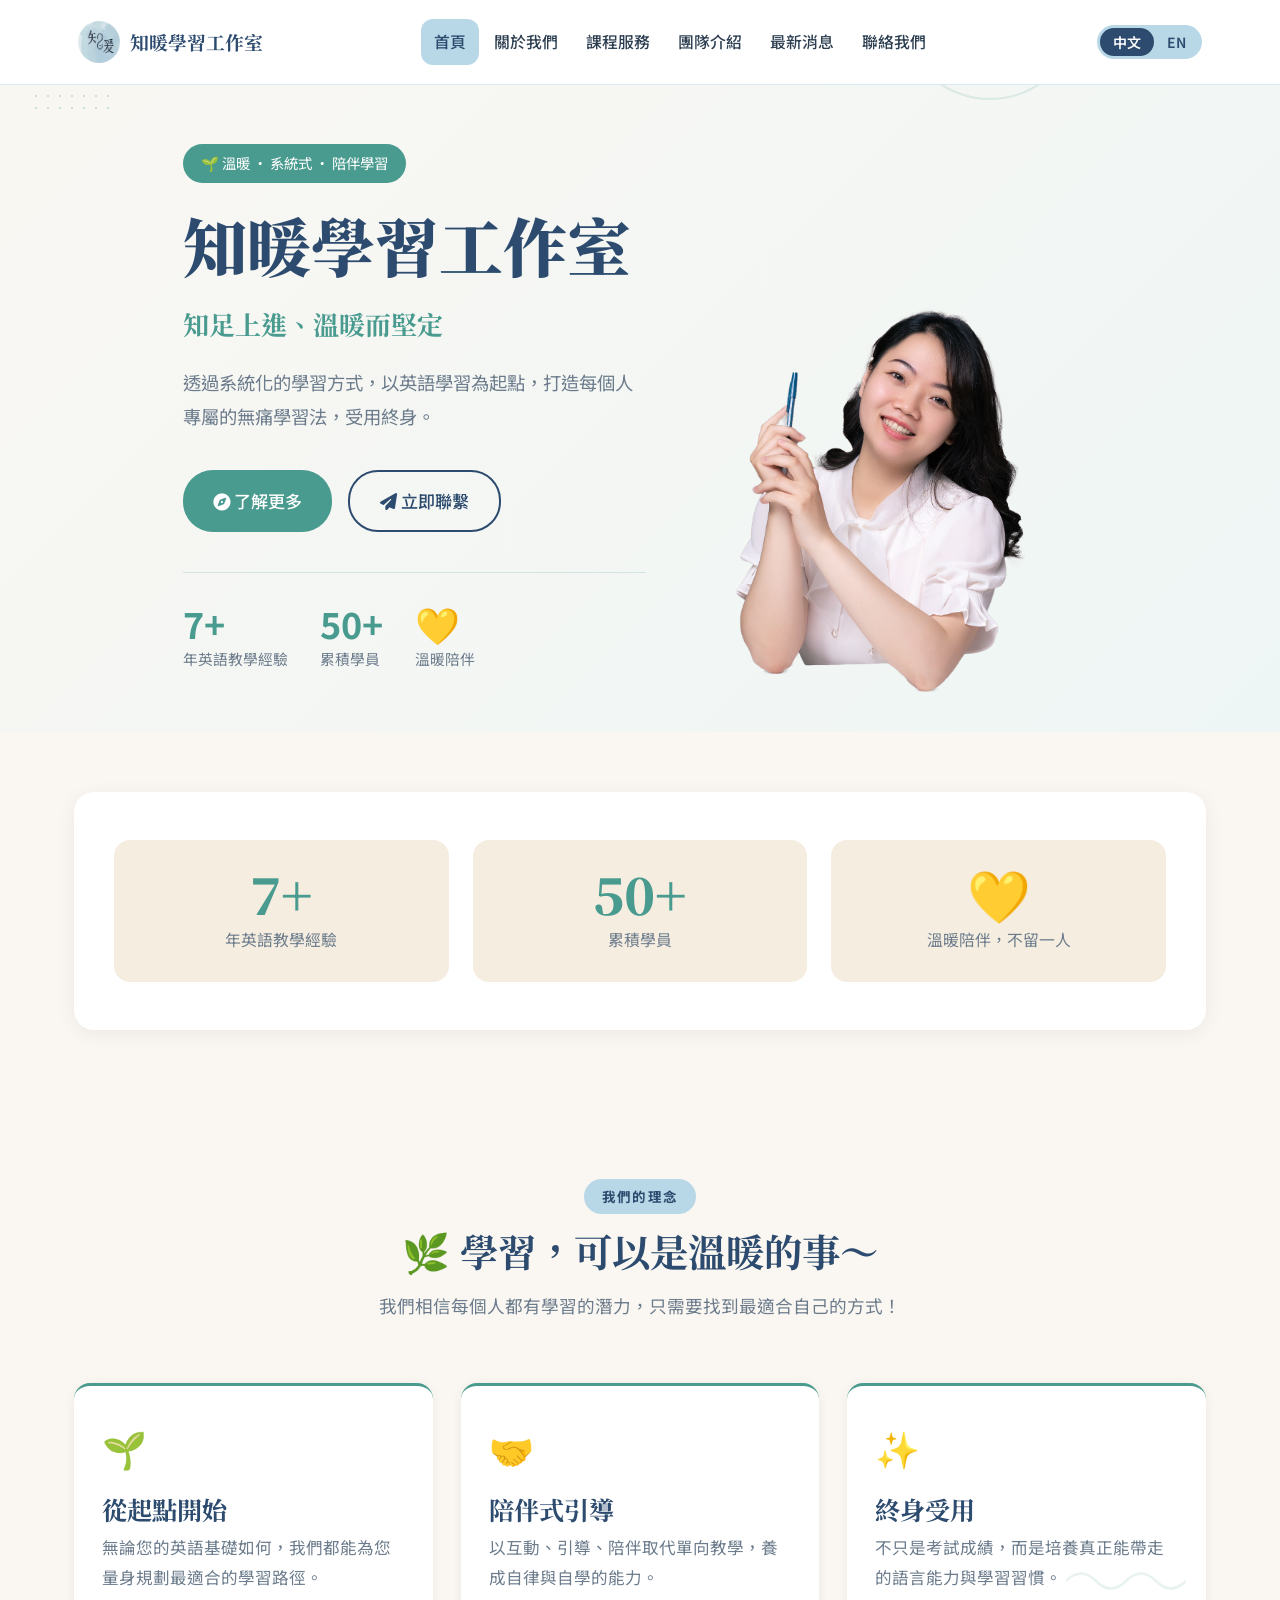
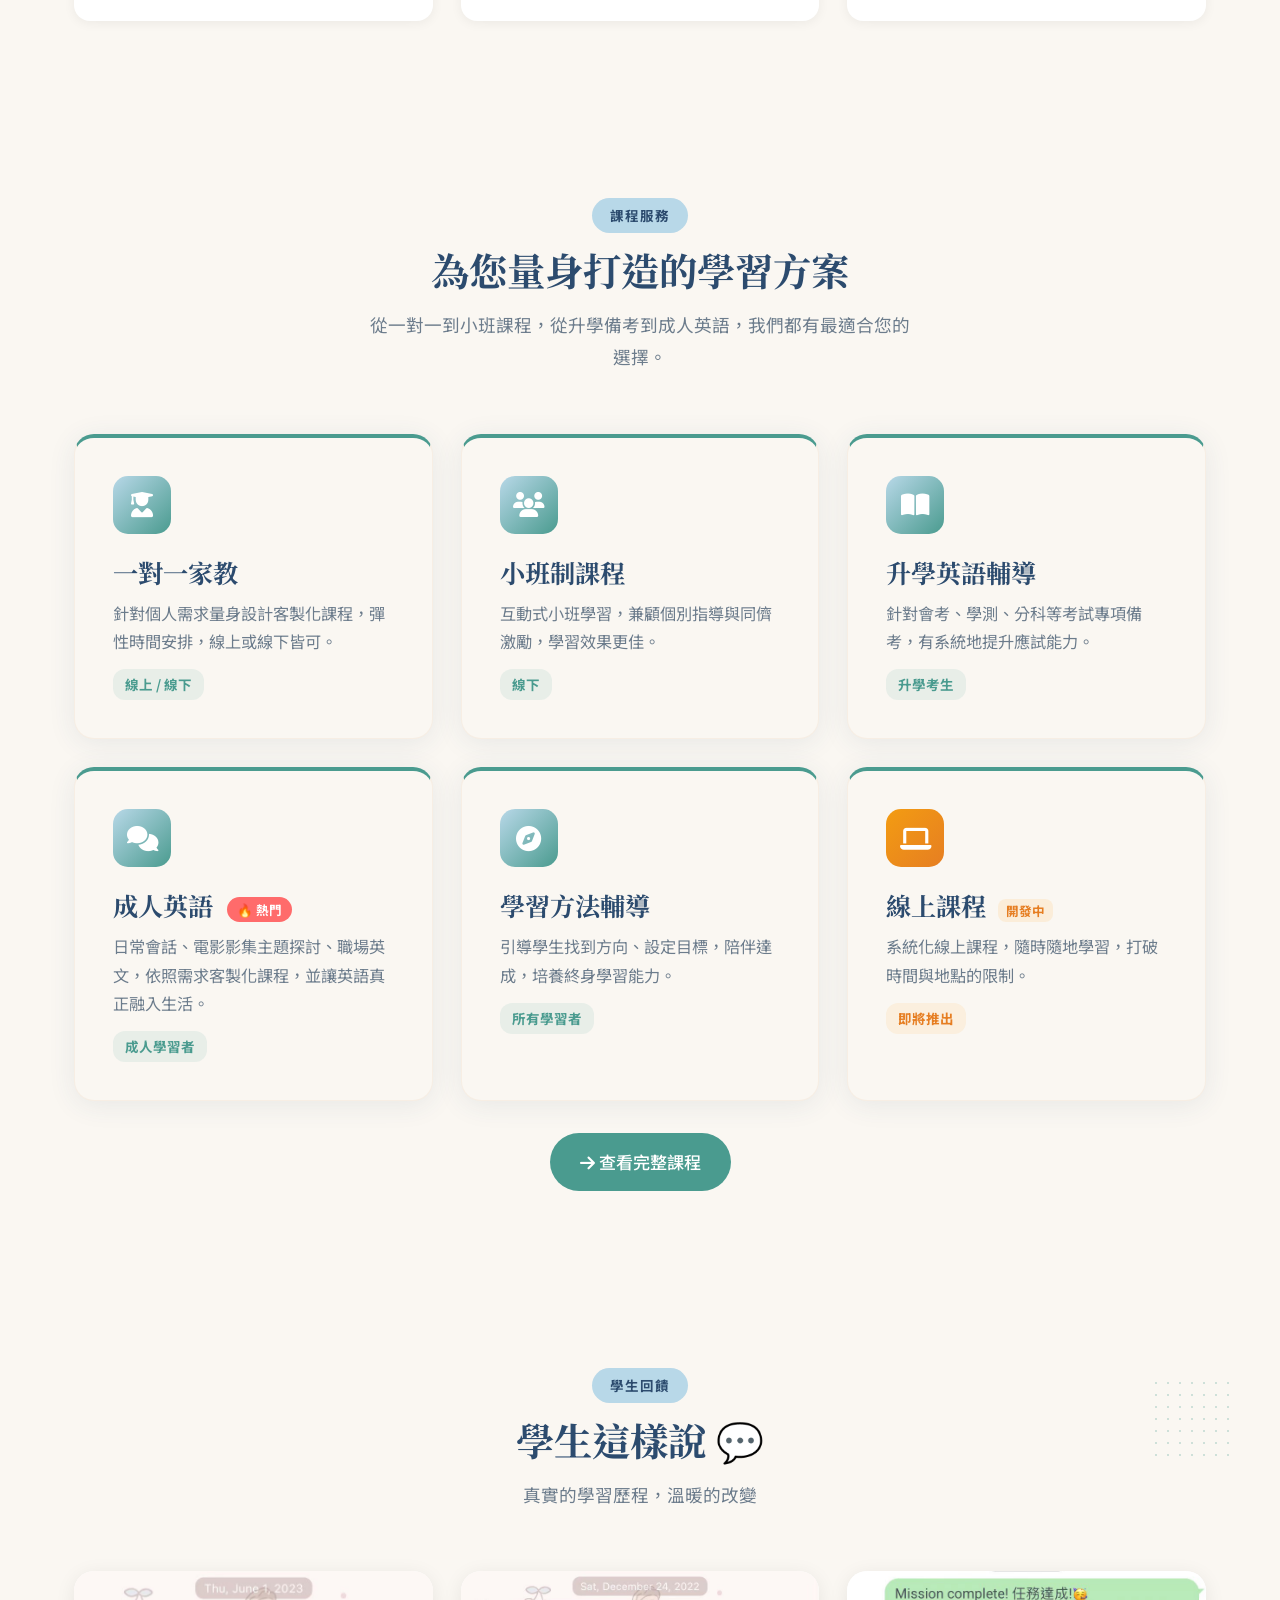
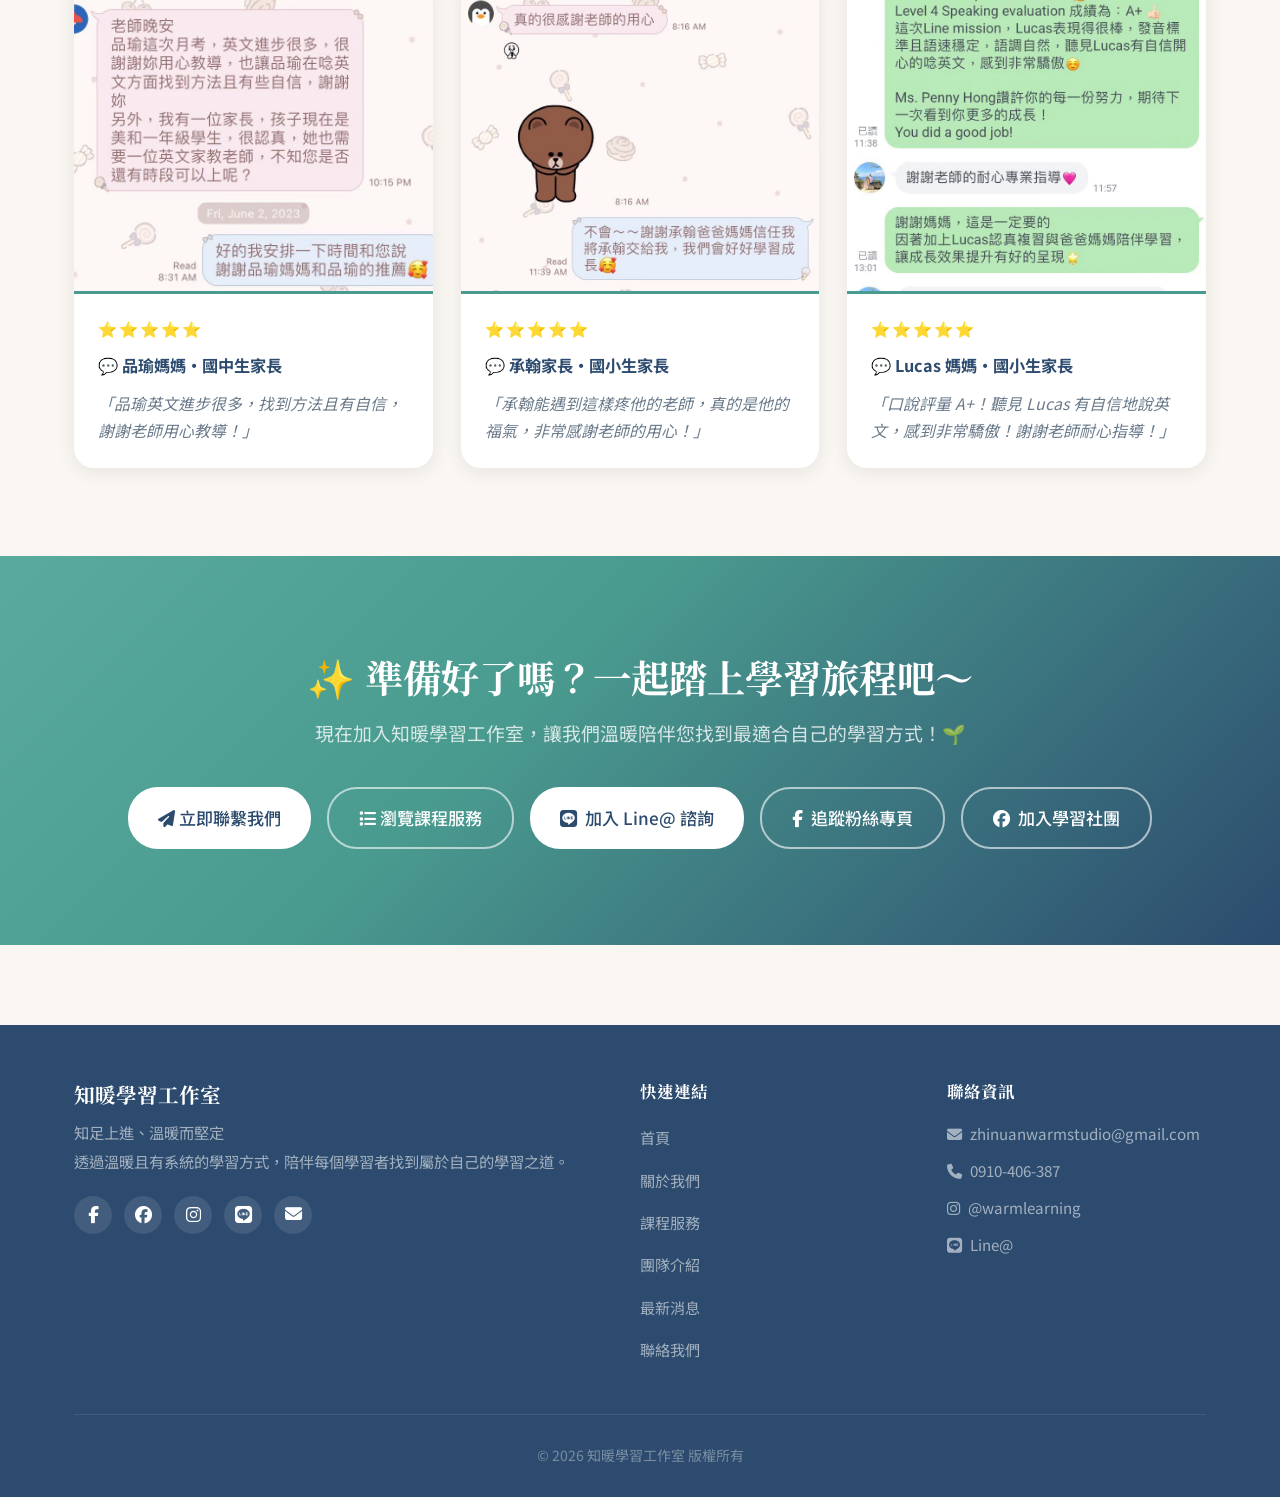
<file: index.html>
<!DOCTYPE html>
<html lang="zh-TW">
<head>
  <meta charset="UTF-8" />
  <meta name="viewport" content="width=device-width, initial-scale=1.0" />
  <title>知暖學習工作室 | Zhunuan Warm Learning Studio</title>
  <meta name="description" content="知暖學習工作室 — 知足上進、溫暖而堅定。提供一對一家教、小班課程、升學輔導與成人英語會話。" />
  <link rel="stylesheet" href="assets/style.css" />
  <link rel="stylesheet" href="https://cdnjs.cloudflare.com/ajax/libs/font-awesome/6.5.0/css/all.min.css" />
</head>
<body lang="zh">

<!-- ══ NAVBAR ══ -->
<nav class="navbar" id="navbar">
  <div class="navbar-inner">
    <a href="index.html" class="navbar-logo">
      <img src="images/logo.jpg" alt="知暖" onerror="this.style.display='none';document.getElementById('logoFallback').style.display='flex'">
      <div class="logo-fallback" id="logoFallback" style="display:none">知</div>
      <span class="zh">知暖學習工作室</span>
      <span class="en">Zhunuan Studio</span>
    </a>
    <ul class="navbar-nav">
      <li><a href="index.html"><span class="zh">首頁</span><span class="en">Home</span></a></li>
      <li><a href="about.html"><span class="zh">關於我們</span><span class="en">About</span></a></li>
      <li><a href="services.html"><span class="zh">課程服務</span><span class="en">Services</span></a></li>
      <li><a href="team.html"><span class="zh">團隊介紹</span><span class="en">Team</span></a></li>
      <li><a href="news.html"><span class="zh">最新消息</span><span class="en">News</span></a></li>
      <li><a href="contact.html"><span class="zh">聯絡我們</span><span class="en">Contact</span></a></li>
    </ul>
    <div class="navbar-right">
      <div class="lang-toggle">
        <button class="lang-btn active" data-lang="zh" onclick="setLang('zh')">中文</button>
        <button class="lang-btn" data-lang="en" onclick="setLang('en')">EN</button>
      </div>
      <button class="hamburger" id="hamburger" onclick="toggleMobileNav()" aria-label="選單">
        <span></span><span></span><span></span>
      </button>
    </div>
  </div>
</nav>

<!-- ══ MOBILE NAV ══ -->
<div class="mobile-nav" id="mobileNav">
  <ul>
    <li><a href="index.html"><span class="zh">首頁</span><span class="en">Home</span></a></li>
    <li><a href="about.html"><span class="zh">關於我們</span><span class="en">About</span></a></li>
    <li><a href="services.html"><span class="zh">課程服務</span><span class="en">Services</span></a></li>
    <li><a href="team.html"><span class="zh">團隊介紹</span><span class="en">Team</span></a></li>
    <li><a href="news.html"><span class="zh">最新消息</span><span class="en">News</span></a></li>
    <li><a href="contact.html"><span class="zh">聯絡我們</span><span class="en">Contact</span></a></li>
  </ul>
  <div class="mobile-lang">
    <button class="lang-btn" data-lang="zh" onclick="setLang('zh')">中文</button>
    <button class="lang-btn" data-lang="en" onclick="setLang('en')">EN</button>
  </div>
</div>

<!-- ══ HERO ══ -->
<section class="hero-section" style="
  background: linear-gradient(135deg, #FAF7F2 0%, #EEF6F5 100%);
  min-height: 600px;
  display: flex;
  align-items: stretch;
  overflow: hidden;
  position: relative;
  padding-top: 84px;
">

  <!-- 裝飾 -->
  <div class="deco-dots" style="top:30px;left:30px;"></div>
  <div class="deco-circle" style="top:-80px;right:200px;width:180px;height:180px;"></div>

  <div class="container" style="
    display: grid;
    grid-template-columns: 55% 45%;
    align-items: center;
    gap: 0;
    padding-top: 60px;
    padding-bottom: 0;
  ">

    <!-- 左欄：文字區 -->
    <div style="padding-right: 40px; padding-bottom: 60px;">

      <span style="
        display: inline-block;
        background: var(--teal);
        color: #fff;
        padding: 6px 18px;
        border-radius: 50px;
        font-size: 0.8rem;
        margin-bottom: 20px;
        font-family: 'Noto Sans TC', sans-serif;
      ">🌱 溫暖 · 系統式 · 陪伴學習</span>

      <h1 style="color: var(--dark-blue); margin-bottom: 14px; font-weight: 900;">
        <span class="zh">知暖學習工作室</span>
        <span class="en">Zhunuan Warm<br>Learning Studio</span>
      </h1>
      <p class="hero-tagline">
        <span class="zh">知足上進、溫暖而堅定</span>
        <span class="en">Grounded, Warm, and Steadfast</span>
      </p>
      <p style="color: var(--text-light); font-size: 1.02rem; margin-bottom: 36px; max-width: 500px;">
        <span class="zh">透過系統化的學習方式，以英語學習為起點，打造每個人專屬的無痛學習法，受用終身。</span>
        <span class="en">We craft personalized, pain-free learning journeys starting from English — methodical, warm, and designed to last a lifetime.</span>
      </p>
      <div class="hero-btns">
        <a href="about.html" class="btn btn-primary">
          <span class="zh"><i class="fas fa-compass"></i> 了解更多</span>
          <span class="en"><i class="fas fa-compass"></i> Learn More</span>
        </a>
        <a href="contact.html" class="btn btn-outline">
          <span class="zh"><i class="fas fa-paper-plane"></i> 立即聯繫</span>
          <span class="en"><i class="fas fa-paper-plane"></i> Contact Us</span>
        </a>
      </div>

      <!-- 數字統計 -->
      <div style="
        display: flex;
        gap: 32px;
        margin-top: 40px;
        padding-top: 32px;
        border-top: 1px solid rgba(74,155,143,0.2);
        flex-wrap: wrap;
      ">
        <div>
          <div style="font-size: 2rem; font-weight: 700; color: var(--teal); line-height: 1;">7+</div>
          <div style="font-size: 0.82rem; color: var(--text-light); margin-top: 4px;">
            <span class="zh">年英語教學經驗</span>
            <span class="en">Years Teaching</span>
          </div>
        </div>
        <div>
          <div style="font-size: 2rem; font-weight: 700; color: var(--teal); line-height: 1;">50+</div>
          <div style="font-size: 0.82rem; color: var(--text-light); margin-top: 4px;">
            <span class="zh">累積學員</span>
            <span class="en">Students Served</span>
          </div>
        </div>
        <div>
          <div style="font-size: 2rem; font-weight: 700; color: var(--teal); line-height: 1;">💛</div>
          <div style="font-size: 0.82rem; color: var(--text-light); margin-top: 4px;">
            <span class="zh">溫暖陪伴</span>
            <span class="en">Warm Support</span>
          </div>
        </div>
      </div>

    </div>

    <!-- 右欄：Penny 照片，從底部切齊 -->
    <div style="
      height: 100%;
      min-height: 520px;
      position: relative;
      display: flex;
      align-items: flex-end;
    ">
      <img src="images/penny-hero.png"
           alt="Penny 老師"
           style="
             width: 100%;
             max-height: 560px;
             object-fit: contain;
             object-position: top center;
             display: block;
             position: relative;
             bottom: 0;
           " />
    </div>

  </div>
</section>

<!-- ══ STATS ══ -->
<section style="background:#FAF7F2;padding:60px 0;">
  <div class="container">
    <div style="background:#fff;border-radius:20px;box-shadow:0 4px 20px rgba(0,0,0,0.06);padding:48px 40px;">
      <div class="stats-grid">
        <div class="stat-item" style="background:var(--warm-cream);border-radius:16px;padding:28px 20px;">
          <div class="stat-num" style="color:var(--teal);" data-count="7" data-suffix="+">7+</div>
          <div class="stat-label" style="color:var(--text-light);">
            <span class="zh">年英語教學經驗</span>
            <span class="en">Years of Teaching Experience</span>
          </div>
        </div>
        <div class="stat-item" style="background:var(--warm-cream);border-radius:16px;padding:28px 20px;">
          <div class="stat-num" style="color:var(--teal);" data-count="50" data-suffix="+">50+</div>
          <div class="stat-label" style="color:var(--text-light);">
            <span class="zh">累積學員</span>
            <span class="en">Students Served</span>
          </div>
        </div>
        <div class="stat-item" style="background:var(--warm-cream);border-radius:16px;padding:28px 20px;">
          <div class="stat-num" style="color:var(--teal);">💛</div>
          <div class="stat-label" style="color:var(--text-light);">
            <span class="zh">溫暖陪伴，不留一人</span>
            <span class="en">Warm Support, Every Step</span>
          </div>
        </div>
      </div>
    </div>
  </div>
</section>

<!-- ══ BRAND BELIEF ══ -->
<section class="section" style="background:#FAF7F2;position:relative;overflow:hidden;">
  <div class="container" style="position:relative;">
    <div class="section-header">
      <span class="section-tag">
        <span class="zh">我們的理念</span>
        <span class="en">Our Belief</span>
      </span>
      <h2>
        <span class="zh">🌿 學習，可以是溫暖的事～</span>
        <span class="en">🌿 Learning Can Be a Warm Experience</span>
      </h2>
      <p>
        <span class="zh">我們相信每個人都有學習的潛力，只需要找到最適合自己的方式！</span>
        <span class="en">We believe every learner has the potential — they just need to find the right approach!</span>
      </p>
    </div>
    <div style="position:relative;">
      <div class="grid-3">
        <div style="background:#fff;border-radius:16px;box-shadow:0 2px 12px rgba(0,0,0,0.06);padding:28px;border-top:3px solid var(--teal);">
          <div style="font-size:2rem;margin-bottom:12px;">🌱</div>
          <h3 style="color:var(--dark-blue);margin-bottom:8px;">
            <span class="zh">從起點開始</span>
            <span class="en">Start From Where You Are</span>
          </h3>
          <p style="color:var(--text-light);font-size:.92rem;line-height:1.8;">
            <span class="zh">無論您的英語基礎如何，我們都能為您量身規劃最適合的學習路徑。</span>
            <span class="en">No matter your current level, we design a learning path that's perfectly tailored to you.</span>
          </p>
        </div>
        <div style="background:#fff;border-radius:16px;box-shadow:0 2px 12px rgba(0,0,0,0.06);padding:28px;border-top:3px solid var(--teal);">
          <div style="font-size:2rem;margin-bottom:12px;">🤝</div>
          <h3 style="color:var(--dark-blue);margin-bottom:8px;">
            <span class="zh">陪伴式引導</span>
            <span class="en">Guided Together</span>
          </h3>
          <p style="color:var(--text-light);font-size:.92rem;line-height:1.8;">
            <span class="zh">以互動、引導、陪伴取代單向教學，養成自律與自學的能力。</span>
            <span class="en">Interactive, guided, and supportive learning replaces one-way instruction, building self-discipline and independence.</span>
          </p>
        </div>
        <div style="background:#fff;border-radius:16px;box-shadow:0 2px 12px rgba(0,0,0,0.06);padding:28px;border-top:3px solid var(--teal);">
          <div style="font-size:2rem;margin-bottom:12px;">✨</div>
          <h3 style="color:var(--dark-blue);margin-bottom:8px;">
            <span class="zh">終身受用</span>
            <span class="en">Skills for Life</span>
          </h3>
          <p style="color:var(--text-light);font-size:.92rem;line-height:1.8;">
            <span class="zh">不只是考試成績，而是培養真正能帶走的語言能力與學習習慣。</span>
            <span class="en">Beyond exam scores — we build genuine language skills and learning habits that last forever.</span>
          </p>
        </div>
      </div>
      <div class="deco-wave" style="bottom:20px;right:20px;"></div>
    </div>
  </div>
</section>

<!-- ══ SERVICES HIGHLIGHTS ══ -->
<section class="section" style="background:var(--warm-white);padding-top:88px;padding-bottom:88px;">
  <div class="container">
    <div class="section-header">
      <span class="section-tag">
        <span class="zh">課程服務</span>
        <span class="en">Our Services</span>
      </span>
      <h2>
        <span class="zh">為您量身打造的學習方案</span>
        <span class="en">Learning Solutions Tailored for You</span>
      </h2>
      <p>
        <span class="zh">從一對一到小班課程，從升學備考到成人英語，我們都有最適合您的選擇。</span>
        <span class="en">From one-on-one to small groups, exam prep to adult conversation — we have the right fit for you.</span>
      </p>
    </div>
    <div class="grid-3">
      <!-- 1 -->
      <div class="card service-card" style="border-top:4px solid var(--teal);">
        <div class="service-icon"><i class="fas fa-user-graduate"></i></div>
        <h3><span class="zh">一對一家教</span><span class="en">1-on-1 Tutoring</span></h3>
        <p>
          <span class="zh">針對個人需求量身設計客製化課程，彈性時間安排，線上或線下皆可。</span>
          <span class="en">Custom-designed lessons for individual needs, flexible scheduling online or in-person.</span>
        </p>
        <span class="service-tag">
          <span class="zh">線上 / 線下</span>
          <span class="en">Online / Offline</span>
        </span>
      </div>
      <!-- 2 -->
      <div class="card service-card" style="border-top:4px solid var(--teal);">
        <div class="service-icon"><i class="fas fa-users"></i></div>
        <h3><span class="zh">小班制課程</span><span class="en">Small Group Classes</span></h3>
        <p>
          <span class="zh">互動式小班學習，兼顧個別指導與同儕激勵，學習效果更佳。</span>
          <span class="en">Interactive small-group learning balancing individual attention and peer motivation.</span>
        </p>
        <span class="service-tag">
          <span class="zh">線下</span>
          <span class="en">Offline</span>
        </span>
      </div>
      <!-- 3 -->
      <div class="card service-card" style="border-top:4px solid var(--teal);">
        <div class="service-icon"><i class="fas fa-book-open"></i></div>
        <h3><span class="zh">升學英語輔導</span><span class="en">Exam Prep</span></h3>
        <p>
          <span class="zh">針對會考、學測、分科等考試專項備考，有系統地提升應試能力。</span>
          <span class="en">Focused preparation for GSAT, AST, GEPT and other key exams.</span>
        </p>
        <span class="service-tag">
          <span class="zh">升學考生</span>
          <span class="en">Students</span>
        </span>
      </div>
      <!-- 4 -->
      <div class="card service-card" style="border-top:4px solid var(--teal);">
        <div class="service-icon"><i class="fas fa-comments"></i></div>
        <h3>
          <span class="zh">成人英語</span><span class="en">Adult Conversation</span>
          <span style="background:#FF6B6B;color:#fff;padding:3px 10px;border-radius:50px;font-size:0.7rem;margin-left:8px;font-family:'Noto Sans TC',sans-serif;vertical-align:middle;">🔥 熱門</span>
        </h3>
        <p>
          <span class="zh">日常會話、電影影集主題探討、職場英文，依照需求客製化課程，並讓英語真正融入生活。</span>
          <span class="en">DDaily conversation, film and series discussions, workplace English — customized courses tailored to your needs, helping English truly become a part of your life.</span>
        </p>
        <span class="service-tag">
          <span class="zh">成人學習者</span>
          <span class="en">Adults</span>
        </span>
      </div>
      <!-- 5 -->
      <div class="card service-card" style="border-top:4px solid var(--teal);">
        <div class="service-icon"><i class="fas fa-compass"></i></div>
        <h3><span class="zh">學習方法輔導</span><span class="en">Study Method Coaching</span></h3>
        <p>
          <span class="zh">引導學生找到方向、設定目標，陪伴達成，培養終身學習能力。</span>
          <span class="en">Help students find direction, set goals, and build lifelong learning capabilities.</span>
        </p>
        <span class="service-tag">
          <span class="zh">所有學習者</span>
          <span class="en">All Learners</span>
        </span>
      </div>
      <!-- 6 -->
      <div class="card service-card" style="border-top:4px solid var(--teal);">
        <div class="service-icon" style="background:linear-gradient(135deg,#f39c12,#e67e22)"><i class="fas fa-laptop"></i></div>
        <h3>
          <span class="zh">線上課程</span>
          <span class="en">Online Courses</span>
          <span style="font-size:.7rem;background:rgba(255,183,77,.15);color:#e67e22;padding:2px 8px;border-radius:8px;margin-left:6px;font-family:'Noto Sans TC',sans-serif;font-weight:700;">
            <span class="zh">開發中</span><span class="en">Coming Soon</span>
          </span>
        </h3>
        <p>
          <span class="zh">系統化線上課程，隨時隨地學習，打破時間與地點的限制。</span>
          <span class="en">Structured online courses, learn anywhere and anytime, breaking barriers of time and location.</span>
        </p>
        <span class="service-tag" style="background:rgba(255,183,77,.12);color:#e67e22;">
          <span class="zh">即將推出</span>
          <span class="en">Coming Soon</span>
        </span>
      </div>
    </div>
    <div class="text-center mt-32">
      <a href="services.html" class="btn btn-primary">
        <span class="zh"><i class="fas fa-arrow-right"></i> 查看完整課程</span>
        <span class="en"><i class="fas fa-arrow-right"></i> View All Services</span>
      </a>
    </div>
  </div>
</section>

<!-- ══ STUDENT REVIEWS ══ -->
<section class="section reviews-section">
  <div class="container" style="position:relative;">

    <div class="deco-dots" style="top:10px;right:0;"></div>

    <div class="section-header">
      <span class="section-tag">
        <span class="zh">學生回饋</span>
        <span class="en">Student Reviews</span>
      </span>
      <h2>
        <span class="zh">學生這樣說 💬</span>
        <span class="en">What Our Students Say</span>
      </h2>
      <p>
        <span class="zh">真實的學習歷程，溫暖的改變</span>
        <span class="en">Real journeys, warm transformations</span>
      </p>
    </div>

    <div class="reviews-grid">

      <!-- 品瑜媽媽 -->
      <div class="review-card">
        <div class="review-img-wrap">
          <img src="images/review-1.jpg" alt="品瑜媽媽回饋" />
        </div>
        <div class="review-footer">
          <div class="review-stars">⭐⭐⭐⭐⭐</div>
          <div class="review-name">
            <span class="zh">💬 品瑜媽媽・國中生家長</span>
            <span class="en">💬 Parent of Junior High Student</span>
          </div>
          <p class="review-quote">
            <span class="zh">「品瑜英文進步很多，找到方法且有自信，謝謝老師用心教導！」</span>
            <span class="en">"My daughter improved so much and found her confidence!"</span>
          </p>
        </div>
      </div>

      <!-- 承翰家長 -->
      <div class="review-card">
        <div class="review-img-wrap">
          <img src="images/review-2.jpg" alt="承翰家長回饋" />
        </div>
        <div class="review-footer">
          <div class="review-stars">⭐⭐⭐⭐⭐</div>
          <div class="review-name">
            <span class="zh">💬 承翰家長・國小生家長</span>
            <span class="en">💬 Parent of Elementary Student</span>
          </div>
          <p class="review-quote">
            <span class="zh">「承翰能遇到這樣疼他的老師，真的是他的福氣，非常感謝老師的用心！」</span>
            <span class="en">"It's such a blessing for my son to have such a caring teacher!"</span>
          </p>
        </div>
      </div>

      <!-- Lucas 媽媽 -->
      <div class="review-card">
        <div class="review-img-wrap">
          <img src="images/review-3.jpg" alt="Lucas媽媽回饋" />
        </div>
        <div class="review-footer">
          <div class="review-stars">⭐⭐⭐⭐⭐</div>
          <div class="review-name">
            <span class="zh">💬 Lucas 媽媽・國小生家長</span>
            <span class="en">💬 Parent of Elementary Student</span>
          </div>
          <p class="review-quote">
            <span class="zh">「口說評量 A+！聽見 Lucas 有自信地說英文，感到非常驕傲！謝謝老師耐心指導！」</span>
            <span class="en">"Lucas got A+ in speaking! So proud to hear him speak confidently!"</span>
          </p>
        </div>
      </div>

    </div>
  </div>
</section>

<!-- ══ CTA ══ -->
<section class="cta-section">
  <div class="container">
    <h2>
      <span class="zh">✨ 準備好了嗎？一起踏上學習旅程吧～</span>
      <span class="en">✨ Ready to Begin Your Learning Journey?</span>
    </h2>
    <p>
      <span class="zh">現在加入知暖學習工作室，讓我們溫暖陪伴您找到最適合自己的學習方式！🌱</span>
      <span class="en">Join Zhunuan today — let's discover the learning path that works best for you! 🌱</span>
    </p>
    <div class="cta-btns">
      <a href="contact.html" class="btn btn-white">
        <span class="zh"><i class="fas fa-paper-plane"></i> 立即聯繫我們</span>
        <span class="en"><i class="fas fa-paper-plane"></i> Contact Us Now</span>
      </a>
      <a href="services.html" class="btn btn-outline-white">
        <span class="zh"><i class="fas fa-list"></i> 瀏覽課程服務</span>
        <span class="en"><i class="fas fa-list"></i> Browse Services</span>
      </a>
      <a href="https://lin.ee/rljOLpX" target="_blank" rel="noopener" class="btn btn-white">
        <i class="fab fa-line"></i>
        <span class="zh">加入 Line@ 諮詢</span>
        <span class="en">Chat on Line@</span>
      </a>
      <a href="https://www.facebook.com/profile.php?id=61589271570612" target="_blank" rel="noopener" class="btn btn-outline-white">
        <i class="fab fa-facebook-f"></i>
        <span class="zh">追蹤粉絲專頁</span>
        <span class="en">Follow on Facebook</span>
      </a>
      <a href="https://www.facebook.com/share/g/1E1pMXv199/" target="_blank" rel="noopener" class="btn btn-outline-white">
        <i class="fab fa-facebook"></i>
        <span class="zh">加入學習社團</span>
        <span class="en">Join Learning Group</span>
      </a>
    </div>
  </div>
</section>

<!-- ══ FOOTER ══ -->
<footer class="footer">
  <div class="container">
    <div class="footer-grid">
      <div class="footer-brand">
        <h3>
          <span class="zh">知暖學習工作室</span>
          <span class="en">Zhunuan Warm Learning Studio</span>
        </h3>
        <p>
          <span class="zh">知足上進、溫暖而堅定<br>透過溫暖且有系統的學習方式，陪伴每個學習者找到屬於自己的學習之道。</span>
          <span class="en">Grounded, warm, and steadfast.<br>Guiding every learner to discover their own path through warm, systematic education.</span>
        </p>
        <div class="footer-social">
          <a href="https://www.facebook.com/profile.php?id=61589271570612" target="_blank" rel="noopener" title="Facebook 粉絲專頁"><i class="fab fa-facebook-f"></i></a>
          <a href="https://www.facebook.com/share/g/1E1pMXv199/" target="_blank" rel="noopener" title="Facebook 學習社團"><i class="fab fa-facebook"></i></a>
          <a href="https://www.instagram.com/warmlearning" target="_blank" rel="noopener" title="Instagram"><i class="fab fa-instagram"></i></a>
          <a href="https://lin.ee/rljOLpX" target="_blank" rel="noopener" title="Line@"><i class="fab fa-line"></i></a>
          <a href="mailto:zhinuanwarmstudio@gmail.com" title="Email"><i class="fas fa-envelope"></i></a>
        </div>
      </div>
      <div class="footer-col">
        <h4><span class="zh">快速連結</span><span class="en">Quick Links</span></h4>
        <ul>
          <li><a href="index.html"><span class="zh">首頁</span><span class="en">Home</span></a></li>
          <li><a href="about.html"><span class="zh">關於我們</span><span class="en">About</span></a></li>
          <li><a href="services.html"><span class="zh">課程服務</span><span class="en">Services</span></a></li>
          <li><a href="team.html"><span class="zh">團隊介紹</span><span class="en">Team</span></a></li>
          <li><a href="news.html"><span class="zh">最新消息</span><span class="en">News</span></a></li>
          <li><a href="contact.html"><span class="zh">聯絡我們</span><span class="en">Contact</span></a></li>
        </ul>
      </div>
      <div class="footer-col">
        <h4><span class="zh">聯絡資訊</span><span class="en">Contact</span></h4>
        <div class="footer-contact-info">
          <p><i class="fas fa-envelope"></i> <a href="mailto:zhinuanwarmstudio@gmail.com">zhinuanwarmstudio@gmail.com</a></p>
          <p><i class="fas fa-phone"></i> <a href="tel:0910406387">0910-406-387</a></p>
          <p><i class="fab fa-instagram"></i> <a href="https://www.instagram.com/warmlearning" target="_blank" rel="noopener">@warmlearning</a></p>
          <p><i class="fab fa-line"></i> <a href="https://lin.ee/rljOLpX" target="_blank" rel="noopener">Line@</a></p>
        </div>
      </div>
    </div>
    <div class="footer-bottom">
      <p class="zh">© 2026 知暖學習工作室 版權所有</p>
      <p class="en">© 2026 Zhunuan Warm Learning Studio. All rights reserved.</p>
    </div>
  </div>
</footer>

<script src="assets/main.js"></script>
</body>
</html>
</file>
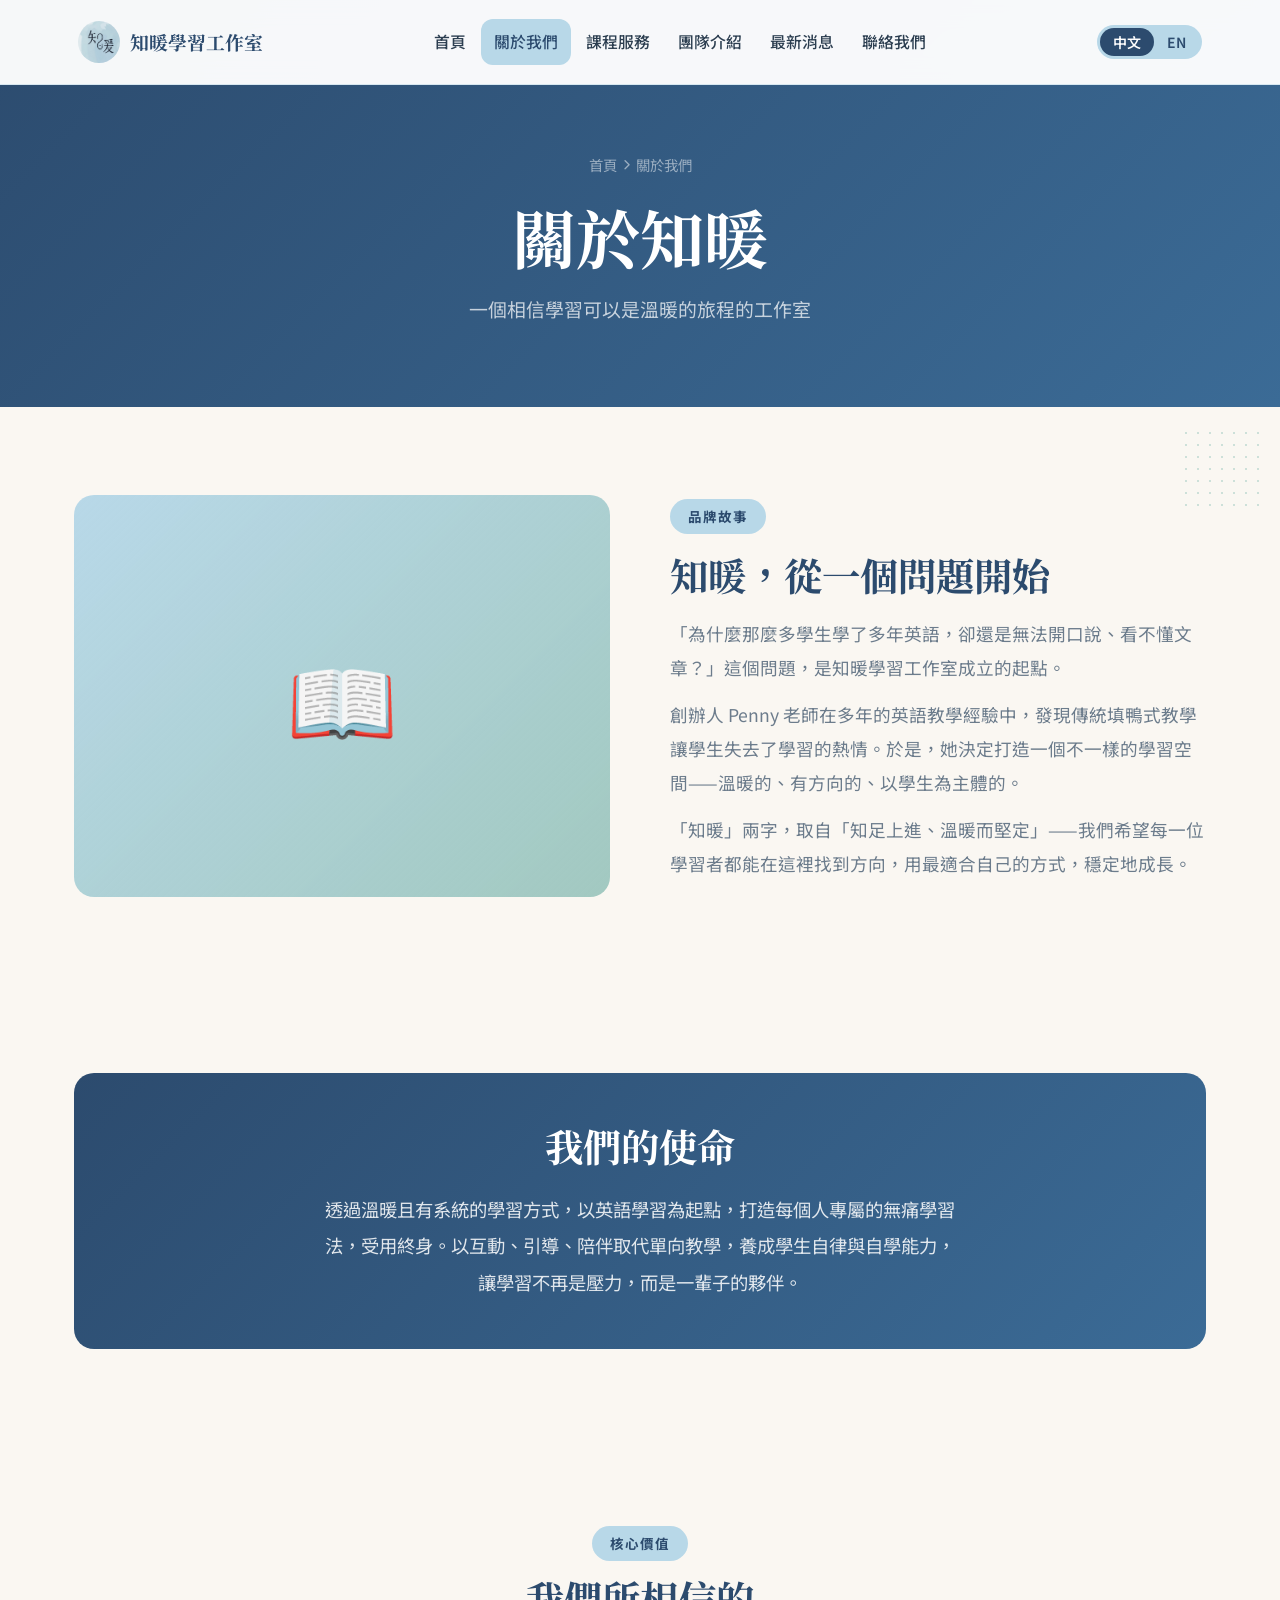
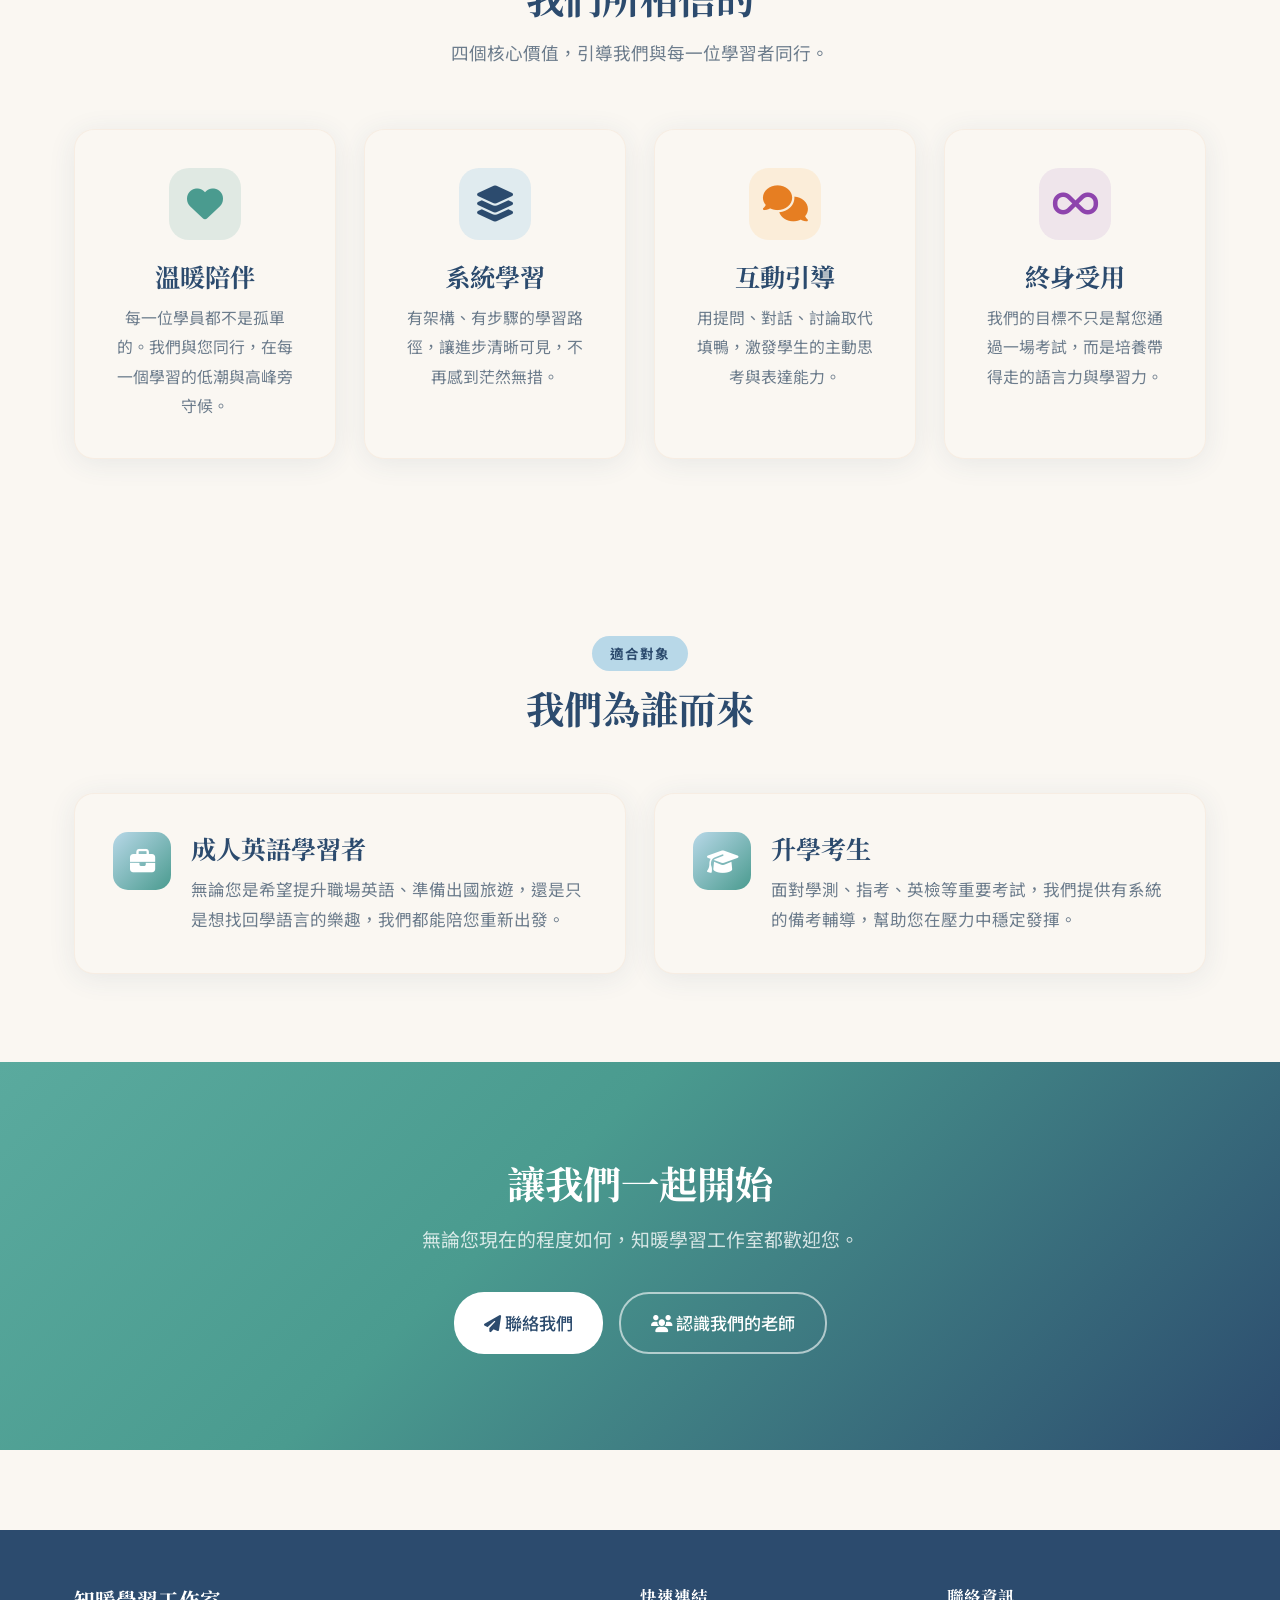
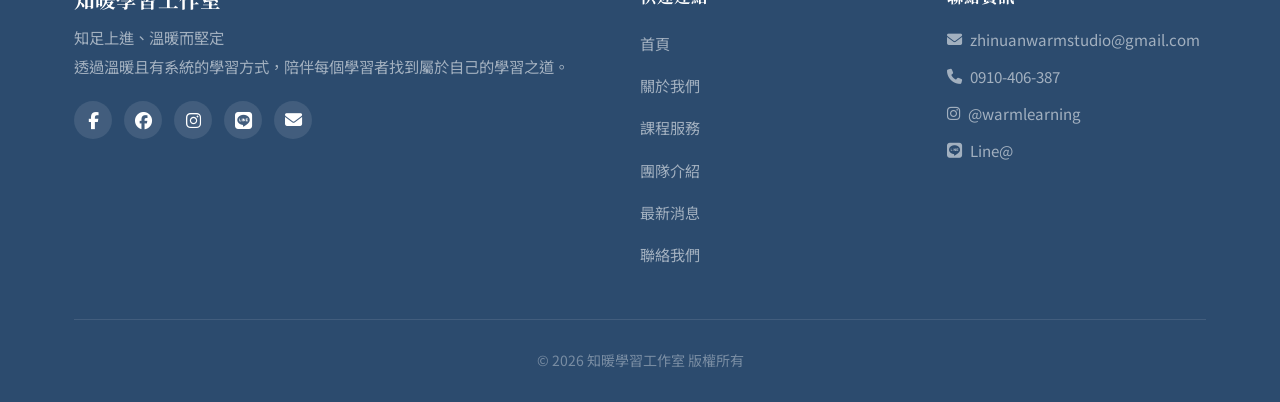
<file: about.html>
<!DOCTYPE html>
<html lang="zh-TW">
<head>
  <meta charset="UTF-8" />
  <meta name="viewport" content="width=device-width, initial-scale=1.0" />
  <title>關於我們 | 知暖學習工作室</title>
  <meta name="description" content="認識知暖學習工作室的品牌故事、使命願景與核心價值。" />
  <link rel="stylesheet" href="assets/style.css" />
  <link rel="stylesheet" href="https://cdnjs.cloudflare.com/ajax/libs/font-awesome/6.5.0/css/all.min.css" />
</head>
<body lang="zh">

<!-- ══ NAVBAR ══ -->
<nav class="navbar" id="navbar">
  <div class="navbar-inner">
    <a href="index.html" class="navbar-logo">
      <img src="images/logo.jpg" alt="知暖" onerror="this.style.display='none';document.getElementById('logoFallback').style.display='flex'">
      <div class="logo-fallback" id="logoFallback" style="display:none">知</div>
      <span class="zh">知暖學習工作室</span>
      <span class="en">Zhunuan Studio</span>
    </a>
    <ul class="navbar-nav">
      <li><a href="index.html"><span class="zh">首頁</span><span class="en">Home</span></a></li>
      <li><a href="about.html"><span class="zh">關於我們</span><span class="en">About</span></a></li>
      <li><a href="services.html"><span class="zh">課程服務</span><span class="en">Services</span></a></li>
      <li><a href="team.html"><span class="zh">團隊介紹</span><span class="en">Team</span></a></li>
      <li><a href="news.html"><span class="zh">最新消息</span><span class="en">News</span></a></li>
      <li><a href="contact.html"><span class="zh">聯絡我們</span><span class="en">Contact</span></a></li>
    </ul>
    <div class="navbar-right">
      <div class="lang-toggle">
        <button class="lang-btn active" data-lang="zh" onclick="setLang('zh')">中文</button>
        <button class="lang-btn" data-lang="en" onclick="setLang('en')">EN</button>
      </div>
      <button class="hamburger" id="hamburger" onclick="toggleMobileNav()" aria-label="選單">
        <span></span><span></span><span></span>
      </button>
    </div>
  </div>
</nav>
<div class="mobile-nav" id="mobileNav">
  <ul>
    <li><a href="index.html"><span class="zh">首頁</span><span class="en">Home</span></a></li>
    <li><a href="about.html"><span class="zh">關於我們</span><span class="en">About</span></a></li>
    <li><a href="services.html"><span class="zh">課程服務</span><span class="en">Services</span></a></li>
    <li><a href="team.html"><span class="zh">團隊介紹</span><span class="en">Team</span></a></li>
    <li><a href="news.html"><span class="zh">最新消息</span><span class="en">News</span></a></li>
    <li><a href="contact.html"><span class="zh">聯絡我們</span><span class="en">Contact</span></a></li>
  </ul>
  <div class="mobile-lang">
    <button class="lang-btn" data-lang="zh" onclick="setLang('zh')">中文</button>
    <button class="lang-btn" data-lang="en" onclick="setLang('en')">EN</button>
  </div>
</div>

<!-- ══ PAGE HERO ══ -->
<section class="page-hero">
  <div class="container">
    <div class="breadcrumb">
      <a href="index.html"><span class="zh">首頁</span><span class="en">Home</span></a>
      <i class="fas fa-chevron-right" style="font-size:.6rem"></i>
      <span class="zh">關於我們</span><span class="en">About</span>
    </div>
    <h1><span class="zh">關於知暖</span><span class="en">About Zhunuan</span></h1>
    <p>
      <span class="zh">一個相信學習可以是溫暖的旅程的工作室</span>
      <span class="en">A studio that believes learning can be a warm and meaningful journey</span>
    </p>
  </div>
</section>

<!-- ══ BRAND STORY ══ -->
<section class="section" style="position:relative;overflow:hidden;">
  <div class="deco-dots" style="top:20px;right:20px;"></div>
  <div class="container">
    <div class="story-section">
      <div class="story-img">📖</div>
      <div class="story-text">
        <span class="section-tag">
          <span class="zh">品牌故事</span>
          <span class="en">Our Story</span>
        </span>
        <h2>
          <span class="zh">知暖，從一個問題開始</span>
          <span class="en">Zhunuan Began With a Question</span>
        </h2>
        <p>
          <span class="zh">「為什麼那麼多學生學了多年英語，卻還是無法開口說、看不懂文章？」這個問題，是知暖學習工作室成立的起點。</span>
          <span class="en">"Why do so many students study English for years and still can't speak or understand it?" This question was the seed that grew into Zhunuan.</span>
        </p>
        <p>
          <span class="zh">創辦人 Penny 老師在多年的英語教學經驗中，發現傳統填鴨式教學讓學生失去了學習的熱情。於是，她決定打造一個不一樣的學習空間——溫暖的、有方向的、以學生為主體的。</span>
          <span class="en">Founder Penny, through years of teaching experience, discovered that traditional rote learning kills students' enthusiasm. She set out to create a different kind of learning space — warm, purposeful, and student-centered.</span>
        </p>
        <p>
          <span class="zh">「知暖」兩字，取自「知足上進、溫暖而堅定」——我們希望每一位學習者都能在這裡找到方向，用最適合自己的方式，穩定地成長。</span>
          <span class="en">"Zhunuan" comes from "grounded, warm, and steadfast" — we want every learner to find direction here and grow steadily in their own way.</span>
        </p>
      </div>
    </div>
  </div>
</section>

<!-- ══ MISSION ══ -->
<section class="section" style="background:var(--warm-white);padding-top:88px;padding-bottom:88px;">
  <div class="container">
    <div class="mission-card">
      <h2>
        <span class="zh">我們的使命</span>
        <span class="en">Our Mission</span>
      </h2>
      <p>
        <span class="zh">透過溫暖且有系統的學習方式，以英語學習為起點，打造每個人專屬的無痛學習法，受用終身。以互動、引導、陪伴取代單向教學，養成學生自律與自學能力，讓學習不再是壓力，而是一輩子的夥伴。</span>
        <span class="en">Through warm and systematic learning, starting from English, we craft personalized pain-free learning methods that serve learners for life. By replacing one-way instruction with interaction, guidance, and companionship, we cultivate self-discipline and independent learning so that education becomes not a burden, but a lifelong companion.</span>
      </p>
    </div>
  </div>
</section>

<!-- ══ VISION & VALUES ══ -->
<section class="section">
  <div class="container">
    <div class="section-header">
      <span class="section-tag">
        <span class="zh">核心價值</span>
        <span class="en">Core Values</span>
      </span>
      <h2>
        <span class="zh">我們所相信的</span>
        <span class="en">What We Stand For</span>
      </h2>
      <p>
        <span class="zh">四個核心價值，引導我們與每一位學習者同行。</span>
        <span class="en">Four core values guide us alongside every learner we work with.</span>
      </p>
    </div>
    <div class="grid-4">
      <div class="card value-card">
        <div class="value-icon teal"><i class="fas fa-heart"></i></div>
        <h3>
          <span class="zh">溫暖陪伴</span>
          <span class="en">Warm Companionship</span>
        </h3>
        <p>
          <span class="zh">每一位學員都不是孤單的。我們與您同行，在每一個學習的低潮與高峰旁守候。</span>
          <span class="en">No learner is alone. We walk beside you through every high and low in your learning journey.</span>
        </p>
      </div>
      <div class="card value-card">
        <div class="value-icon blue"><i class="fas fa-layer-group"></i></div>
        <h3>
          <span class="zh">系統學習</span>
          <span class="en">Systematic Learning</span>
        </h3>
        <p>
          <span class="zh">有架構、有步驟的學習路徑，讓進步清晰可見，不再感到茫然無措。</span>
          <span class="en">Structured, step-by-step learning paths make progress visible and remove the feeling of being lost.</span>
        </p>
      </div>
      <div class="card value-card">
        <div class="value-icon warm"><i class="fas fa-comments"></i></div>
        <h3>
          <span class="zh">互動引導</span>
          <span class="en">Interactive Guidance</span>
        </h3>
        <p>
          <span class="zh">用提問、對話、討論取代填鴨，激發學生的主動思考與表達能力。</span>
          <span class="en">Replace rote memorization with questions, dialogue, and discussion to spark active thinking.</span>
        </p>
      </div>
      <div class="card value-card">
        <div class="value-icon purple"><i class="fas fa-infinity"></i></div>
        <h3>
          <span class="zh">終身受用</span>
          <span class="en">Skills for Life</span>
        </h3>
        <p>
          <span class="zh">我們的目標不只是幫您通過一場考試，而是培養帶得走的語言力與學習力。</span>
          <span class="en">Our goal is not just passing an exam, but building language and learning skills that last forever.</span>
        </p>
      </div>
    </div>
  </div>
</section>

<!-- ══ TARGET AUDIENCE ══ -->
<section class="section" style="background:var(--warm-white);padding-top:88px;padding-bottom:88px;">
  <div class="container">
    <div class="section-header">
      <span class="section-tag">
        <span class="zh">適合對象</span>
        <span class="en">Who We Serve</span>
      </span>
      <h2>
        <span class="zh">我們為誰而來</span>
        <span class="en">We're Here For You If...</span>
      </h2>
    </div>
    <div class="grid-2">
      <div class="card" style="display:flex;gap:20px;align-items:flex-start;">
        <div class="service-icon" style="flex-shrink:0"><i class="fas fa-briefcase"></i></div>
        <div>
          <h3 style="color:var(--dark-blue);margin-bottom:10px;">
            <span class="zh">成人英語學習者</span>
            <span class="en">Adult English Learners</span>
          </h3>
          <p style="color:var(--text-light);font-size:.92rem;line-height:1.8;">
            <span class="zh">無論您是希望提升職場英語、準備出國旅遊，還是只是想找回學語言的樂趣，我們都能陪您重新出發。</span>
            <span class="en">Whether you want to improve workplace English, prepare for travel, or rediscover the joy of language learning — we're here to restart with you.</span>
          </p>
        </div>
      </div>
      <div class="card" style="display:flex;gap:20px;align-items:flex-start;">
        <div class="service-icon" style="flex-shrink:0"><i class="fas fa-graduation-cap"></i></div>
        <div>
          <h3 style="color:var(--dark-blue);margin-bottom:10px;">
            <span class="zh">升學考生</span>
            <span class="en">Exam-Bound Students</span>
          </h3>
          <p style="color:var(--text-light);font-size:.92rem;line-height:1.8;">
            <span class="zh">面對學測、指考、英檢等重要考試，我們提供有系統的備考輔導，幫助您在壓力中穩定發揮。</span>
            <span class="en">Facing GSAT, AST, GEPT or other major exams? We provide systematic prep coaching to help you perform with confidence under pressure.</span>
          </p>
        </div>
      </div>
    </div>
  </div>
</section>

<!-- ══ CTA ══ -->
<section class="cta-section">
  <div class="container">
    <h2>
      <span class="zh">讓我們一起開始</span>
      <span class="en">Let's Start Together</span>
    </h2>
    <p>
      <span class="zh">無論您現在的程度如何，知暖學習工作室都歡迎您。</span>
      <span class="en">No matter where you are right now, Zhunuan welcomes you.</span>
    </p>
    <div class="cta-btns">
      <a href="contact.html" class="btn btn-white">
        <span class="zh"><i class="fas fa-paper-plane"></i> 聯絡我們</span>
        <span class="en"><i class="fas fa-paper-plane"></i> Contact Us</span>
      </a>
      <a href="team.html" class="btn btn-outline-white">
        <span class="zh"><i class="fas fa-users"></i> 認識我們的老師</span>
        <span class="en"><i class="fas fa-users"></i> Meet Our Team</span>
      </a>
    </div>
  </div>
</section>

<!-- ══ FOOTER ══ -->
<footer class="footer">
  <div class="container">
    <div class="footer-grid">
      <div class="footer-brand">
        <h3><span class="zh">知暖學習工作室</span><span class="en">Zhunuan Warm Learning Studio</span></h3>
        <p>
          <span class="zh">知足上進、溫暖而堅定<br>透過溫暖且有系統的學習方式，陪伴每個學習者找到屬於自己的學習之道。</span>
          <span class="en">Grounded, warm, and steadfast.<br>Guiding every learner to discover their own path through warm, systematic education.</span>
        </p>
        <div class="footer-social">
          <a href="https://www.facebook.com/profile.php?id=61589271570612" target="_blank" rel="noopener" title="Facebook 粉絲專頁"><i class="fab fa-facebook-f"></i></a>
          <a href="https://www.facebook.com/share/g/1E1pMXv199/" target="_blank" rel="noopener" title="Facebook 學習社團"><i class="fab fa-facebook"></i></a>
          <a href="https://www.instagram.com/warmlearning" target="_blank" rel="noopener" title="Instagram"><i class="fab fa-instagram"></i></a>
          <a href="https://lin.ee/rljOLpX" target="_blank" rel="noopener" title="Line@"><i class="fab fa-line"></i></a>
          <a href="mailto:zhinuanwarmstudio@gmail.com" title="Email"><i class="fas fa-envelope"></i></a>
        </div>
      </div>
      <div class="footer-col">
        <h4><span class="zh">快速連結</span><span class="en">Quick Links</span></h4>
        <ul>
          <li><a href="index.html"><span class="zh">首頁</span><span class="en">Home</span></a></li>
          <li><a href="about.html"><span class="zh">關於我們</span><span class="en">About</span></a></li>
          <li><a href="services.html"><span class="zh">課程服務</span><span class="en">Services</span></a></li>
          <li><a href="team.html"><span class="zh">團隊介紹</span><span class="en">Team</span></a></li>
          <li><a href="news.html"><span class="zh">最新消息</span><span class="en">News</span></a></li>
          <li><a href="contact.html"><span class="zh">聯絡我們</span><span class="en">Contact</span></a></li>
        </ul>
      </div>
      <div class="footer-col">
        <h4><span class="zh">聯絡資訊</span><span class="en">Contact</span></h4>
        <div class="footer-contact-info">
          <p><i class="fas fa-envelope"></i> <a href="mailto:zhinuanwarmstudio@gmail.com">zhinuanwarmstudio@gmail.com</a></p>
          <p><i class="fas fa-phone"></i> <a href="tel:0910406387">0910-406-387</a></p>
          <p><i class="fab fa-instagram"></i> <a href="https://www.instagram.com/warmlearning" target="_blank" rel="noopener">@warmlearning</a></p>
          <p><i class="fab fa-line"></i> <a href="https://lin.ee/rljOLpX" target="_blank" rel="noopener">Line@</a></p>
        </div>
      </div>
    </div>
    <div class="footer-bottom">
      <p class="zh">© 2026 知暖學習工作室 版權所有</p>
      <p class="en">© 2026 Zhunuan Warm Learning Studio. All rights reserved.</p>
    </div>
  </div>
</footer>

<script src="assets/main.js"></script>
</body>
</html>
</file>
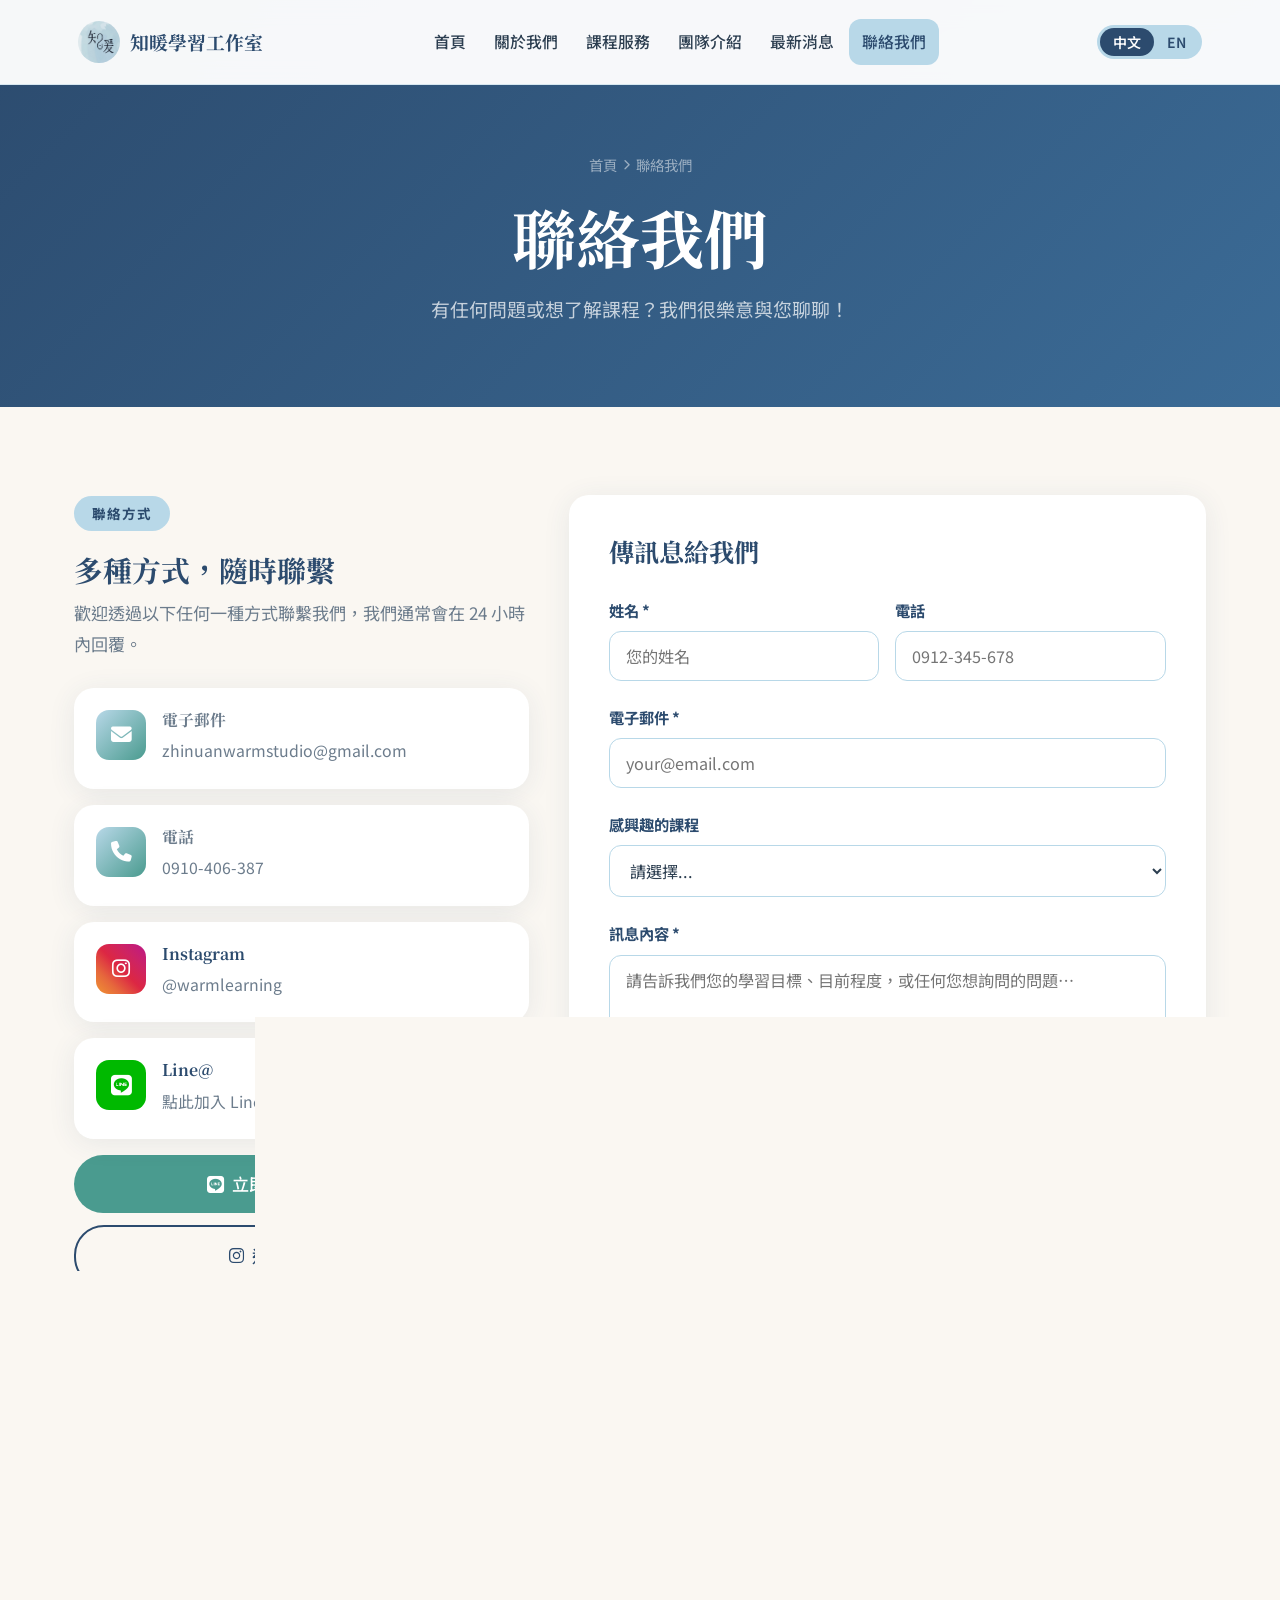
<file: contact.html>
<!DOCTYPE html>
<html lang="zh-TW">
<head>
  <meta charset="UTF-8" />
  <meta name="viewport" content="width=device-width, initial-scale=1.0" />
  <title>聯絡我們 | 知暖學習工作室</title>
  <meta name="description" content="聯絡知暖學習工作室：Email、電話、Instagram、Line@，或填寫表單，我們很快會回覆您。" />
  <link rel="stylesheet" href="assets/style.css" />
  <link rel="stylesheet" href="https://cdnjs.cloudflare.com/ajax/libs/font-awesome/6.5.0/css/all.min.css" />
</head>
<body lang="zh">

<!-- ══ NAVBAR ══ -->
<nav class="navbar" id="navbar">
  <div class="navbar-inner">
    <a href="index.html" class="navbar-logo">
      <img src="images/logo.jpg" alt="知暖" onerror="this.style.display='none';document.getElementById('logoFallback').style.display='flex'">
      <div class="logo-fallback" id="logoFallback" style="display:none">知</div>
      <span class="zh">知暖學習工作室</span>
      <span class="en">Zhunuan Studio</span>
    </a>
    <ul class="navbar-nav">
      <li><a href="index.html"><span class="zh">首頁</span><span class="en">Home</span></a></li>
      <li><a href="about.html"><span class="zh">關於我們</span><span class="en">About</span></a></li>
      <li><a href="services.html"><span class="zh">課程服務</span><span class="en">Services</span></a></li>
      <li><a href="team.html"><span class="zh">團隊介紹</span><span class="en">Team</span></a></li>
      <li><a href="news.html"><span class="zh">最新消息</span><span class="en">News</span></a></li>
      <li><a href="contact.html"><span class="zh">聯絡我們</span><span class="en">Contact</span></a></li>
    </ul>
    <div class="navbar-right">
      <div class="lang-toggle">
        <button class="lang-btn active" data-lang="zh" onclick="setLang('zh')">中文</button>
        <button class="lang-btn" data-lang="en" onclick="setLang('en')">EN</button>
      </div>
      <button class="hamburger" id="hamburger" onclick="toggleMobileNav()" aria-label="選單">
        <span></span><span></span><span></span>
      </button>
    </div>
  </div>
</nav>
<div class="mobile-nav" id="mobileNav">
  <ul>
    <li><a href="index.html"><span class="zh">首頁</span><span class="en">Home</span></a></li>
    <li><a href="about.html"><span class="zh">關於我們</span><span class="en">About</span></a></li>
    <li><a href="services.html"><span class="zh">課程服務</span><span class="en">Services</span></a></li>
    <li><a href="team.html"><span class="zh">團隊介紹</span><span class="en">Team</span></a></li>
    <li><a href="news.html"><span class="zh">最新消息</span><span class="en">News</span></a></li>
    <li><a href="contact.html"><span class="zh">聯絡我們</span><span class="en">Contact</span></a></li>
  </ul>
  <div class="mobile-lang">
    <button class="lang-btn" data-lang="zh" onclick="setLang('zh')">中文</button>
    <button class="lang-btn" data-lang="en" onclick="setLang('en')">EN</button>
  </div>
</div>

<!-- ══ PAGE HERO ══ -->
<section class="page-hero">
  <div class="container">
    <div class="breadcrumb">
      <a href="index.html"><span class="zh">首頁</span><span class="en">Home</span></a>
      <i class="fas fa-chevron-right" style="font-size:.6rem"></i>
      <span class="zh">聯絡我們</span><span class="en">Contact</span>
    </div>
    <h1><span class="zh">聯絡我們</span><span class="en">Contact Us</span></h1>
    <p>
      <span class="zh">有任何問題或想了解課程？我們很樂意與您聊聊！</span>
      <span class="en">Have questions or want to learn more about our courses? We'd love to chat!</span>
    </p>
  </div>
</section>

<!-- ══ CONTACT MAIN ══ -->
<section class="section">
  <div class="container">
    <div class="contact-grid">

      <!-- Left: Contact Info -->
      <div>
        <div class="section-tag" style="margin-bottom:20px;">
          <span class="zh">聯絡方式</span>
          <span class="en">Get in Touch</span>
        </div>
        <h2 style="color:var(--dark-blue);margin-bottom:10px;font-size:1.6rem;">
          <span class="zh">多種方式，隨時聯繫</span>
          <span class="en">Multiple Ways to Reach Us</span>
        </h2>
        <p style="color:var(--text-light);font-size:.95rem;margin-bottom:28px;line-height:1.8;">
          <span class="zh">歡迎透過以下任何一種方式聯繫我們，我們通常會在 24 小時內回覆。</span>
          <span class="en">Feel free to contact us through any of the following channels. We typically respond within 24 hours.</span>
        </p>

        <!-- Email -->
        <div class="contact-info-item">
          <div class="contact-icon"><i class="fas fa-envelope"></i></div>
          <div>
            <h4><span class="zh">電子郵件</span><span class="en">Email</span></h4>
            <a href="mailto:zhinuanwarmstudio@gmail.com">zhinuanwarmstudio@gmail.com</a>
          </div>
        </div>

        <!-- Phone -->
        <div class="contact-info-item">
          <div class="contact-icon"><i class="fas fa-phone"></i></div>
          <div>
            <h4><span class="zh">電話</span><span class="en">Phone</span></h4>
            <a href="tel:0910406387">0910-406-387</a>
          </div>
        </div>

        <!-- Instagram -->
        <div class="contact-info-item">
          <div class="contact-icon" style="background:linear-gradient(45deg,#f09433,#e6683c,#dc2743,#cc2366,#bc1888);">
            <i class="fab fa-instagram"></i>
          </div>
          <div>
            <h4>Instagram</h4>
            <a href="https://www.instagram.com/warmlearning" target="_blank" rel="noopener">@warmlearning</a>
          </div>
        </div>

        <!-- Line@ -->
        <div class="contact-info-item">
          <div class="contact-icon" style="background:#00b900;"><i class="fab fa-line"></i></div>
          <div>
            <h4>Line@</h4>
            <a href="https://lin.ee/rljOLpX" target="_blank" rel="noopener">
              <span class="zh">點此加入 Line@</span>
              <span class="en">Add us on Line@</span>
            </a>
          </div>
        </div>

        <!-- Quick Action Buttons -->
        <div style="display:flex;flex-direction:column;gap:12px;margin-top:8px;">
          <a href="https://lin.ee/rljOLpX" target="_blank" rel="noopener" class="btn btn-primary" style="justify-content:center;">
            <i class="fab fa-line"></i>
            <span class="zh">立即加入 Line@ 諮詢</span>
            <span class="en">Chat on Line@ Now</span>
          </a>
          <a href="https://www.instagram.com/warmlearning" target="_blank" rel="noopener" class="btn btn-outline" style="justify-content:center;">
            <i class="fab fa-instagram"></i>
            <span class="zh">追蹤 Instagram</span>
            <span class="en">Follow on Instagram</span>
          </a>
        </div>
      </div>

      <!-- Right: Contact Form -->
      <div class="contact-form">
        <h3>
          <span class="zh">傳訊息給我們</span>
          <span class="en">Send Us a Message</span>
        </h3>
        <form id="contactForm" action="https://formspree.io/f/maqvbgbb" method="POST" novalidate>
          <div class="grid-2" style="gap:16px;">
            <div class="form-group">
              <label for="name">
                <span class="zh">姓名 *</span>
                <span class="en">Name *</span>
              </label>
              <input type="text" id="name" name="name" required
                placeholder-zh="您的姓名" placeholder-en="Your name"
                placeholder="您的姓名" />
            </div>
            <div class="form-group">
              <label for="phone">
                <span class="zh">電話</span>
                <span class="en">Phone</span>
              </label>
              <input type="tel" id="phone" name="phone"
                placeholder-zh="0912-345-678" placeholder-en="Your phone number"
                placeholder="0912-345-678" />
            </div>
          </div>
          <div class="form-group">
            <label for="email">
              <span class="zh">電子郵件 *</span>
              <span class="en">Email *</span>
            </label>
            <input type="email" id="email" name="email" required
              placeholder-zh="your@email.com" placeholder-en="your@email.com"
              placeholder="your@email.com" />
          </div>
          <div class="form-group">
            <label for="interest">
              <span class="zh">感興趣的課程</span>
              <span class="en">Course of Interest</span>
            </label>
            <select id="interest" name="interest">
              <option value="" class="zh">請選擇...</option>
              <option value="" class="en">Please select...</option>
              <option value="1on1">
                <span class="zh">一對一家教</span>
                <span class="en">1-on-1 Tutoring</span>
              </option>
              <option value="group">
                <span class="zh">小班制課程</span>
                <span class="en">Small Group Classes</span>
              </option>
              <option value="exam">
                <span class="zh">升學英語輔導</span>
                <span class="en">Exam Preparation</span>
              </option>
              <option value="adult">
                <span class="zh">成人英語會話</span>
                <span class="en">Adult Conversation</span>
              </option>
              <option value="method">
                <span class="zh">學習方法輔導</span>
                <span class="en">Study Method Coaching</span>
              </option>
              <option value="other">
                <span class="zh">其他 / 不確定</span>
                <span class="en">Other / Not Sure</span>
              </option>
            </select>
          </div>
          <div class="form-group">
            <label for="message">
              <span class="zh">訊息內容 *</span>
              <span class="en">Message *</span>
            </label>
            <textarea id="message" name="message" required
              placeholder-zh="請告訴我們您的學習目標、目前程度，或任何您想詢問的問題…"
              placeholder-en="Tell us about your learning goals, current level, or any questions you have…"
              placeholder="請告訴我們您的學習目標、目前程度，或任何您想詢問的問題…"></textarea>
          </div>
          <button type="submit" class="btn btn-primary" style="width:100%;justify-content:center;padding:14px;">
            <i class="fas fa-paper-plane"></i>
            <span class="zh">送出訊息</span>
            <span class="en">Send Message</span>
          </button>
          <p class="form-note">
            <span class="zh">我們通常在 24 小時內回覆。您也可以直接透過 Line@ 即時聯繫我們。</span>
            <span class="en">We typically respond within 24 hours. You can also reach us instantly via Line@.</span>
          </p>
        </form>
      </div>

    </div>
  </div>
</section>

<!-- ══ FAQ ══ -->
<section class="section" style="background:var(--warm-white);padding-top:80px;padding-bottom:80px;">
  <div class="container">
    <div class="section-header">
      <span class="section-tag">
        <span class="zh">常見問題</span>
        <span class="en">FAQ</span>
      </span>
      <h2>
        <span class="zh">您可能想知道的</span>
        <span class="en">You Might Want to Know</span>
      </h2>
    </div>
    <div style="max-width:720px;margin:0 auto;display:flex;flex-direction:column;gap:16px;">

      <div class="card" style="padding:24px 28px;">
        <h3 style="color:var(--dark-blue);margin-bottom:8px;font-size:1rem;display:flex;align-items:center;gap:10px;">
          <span style="color:var(--teal);font-size:1.2rem;">Q</span>
          <span class="zh">課程費用是多少？</span>
          <span class="en">How much do the courses cost?</span>
        </h3>
        <p style="color:var(--text-light);font-size:.9rem;line-height:1.8;padding-left:28px;">
          <span class="zh">課程費用依類型和需求而定。請直接聯繫我們，老師會根據您的需求提供最適合的方案與報價。</span>
          <span class="en">Pricing varies by course type and needs. Contact us directly and Teacher Penny will provide the best plan and quote for you.</span>
        </p>
      </div>

      <div class="card" style="padding:24px 28px;">
        <h3 style="color:var(--dark-blue);margin-bottom:8px;font-size:1rem;display:flex;align-items:center;gap:10px;">
          <span style="color:var(--teal);font-size:1.2rem;">Q</span>
          <span class="zh">可以先試上一堂課嗎？</span>
          <span class="en">Can I try a trial class first?</span>
        </h3>
        <p style="color:var(--text-light);font-size:.9rem;line-height:1.8;padding-left:28px;">
          <span class="zh">我們提供免費的初次諮詢，讓老師了解您的程度與需求，並為您規劃課程方向。歡迎先聯繫我們安排！</span>
          <span class="en">We offer a free initial consultation where Teacher Penny assesses your level and needs to plan your learning direction. Contact us to schedule one!</span>
        </p>
      </div>

      <div class="card" style="padding:24px 28px;">
        <h3 style="color:var(--dark-blue);margin-bottom:8px;font-size:1rem;display:flex;align-items:center;gap:10px;">
          <span style="color:var(--teal);font-size:1.2rem;">Q</span>
          <span class="zh">線上課程用什麼平台上課？</span>
          <span class="en">What platform is used for online classes?</span>
        </h3>
        <p style="color:var(--text-light);font-size:.9rem;line-height:1.8;padding-left:28px;">
          <span class="zh">主要使用 Google Meet 或 Zoom，依學員偏好彈性調整。只需要一台有鏡頭和麥克風的電腦或手機即可。</span>
          <span class="en">We primarily use Google Meet or Zoom, flexible to your preference. You just need a computer or phone with a camera and microphone.</span>
        </p>
      </div>

      <div class="card" style="padding:24px 28px;">
        <h3 style="color:var(--dark-blue);margin-bottom:8px;font-size:1rem;display:flex;align-items:center;gap:10px;">
          <span style="color:var(--teal);font-size:1.2rem;">Q</span>
          <span class="zh">英語程度很差也可以報名嗎？</span>
          <span class="en">Can I enroll even if my English is very basic?</span>
        </h3>
        <p style="color:var(--text-light);font-size:.9rem;line-height:1.8;padding-left:28px;">
          <span class="zh">當然！知暖歡迎所有程度的學習者。我們會從您現在的起點出發，用最適合您的方式幫助您進步。</span>
          <span class="en">Absolutely! Zhunuan welcomes learners of all levels. We start from exactly where you are and help you progress in the way that works best for you.</span>
        </p>
      </div>

    </div>
  </div>
</section>

<!-- ══ CTA ══ -->
<section class="cta-section">
  <div class="container">
    <h2>
      <span class="zh">還在猶豫嗎？先來聊聊吧！</span>
      <span class="en">Still Hesitating? Let's Just Chat!</span>
    </h2>
    <p>
      <span class="zh">不需要做任何承諾，只是一次輕鬆的對話，讓我們了解您的需求。</span>
      <span class="en">No commitments needed — just a relaxed conversation so we can understand what you're looking for.</span>
    </p>
    <div class="cta-btns">
      <a href="https://lin.ee/rljOLpX" target="_blank" rel="noopener" class="btn btn-white">
        <i class="fab fa-line"></i> Line@
      </a>
      <a href="https://www.instagram.com/warmlearning" target="_blank" rel="noopener" class="btn btn-outline-white">
        <i class="fab fa-instagram"></i>
        <span class="zh">Instagram 私訊</span>
        <span class="en">Instagram DM</span>
      </a>
    </div>
  </div>
</section>

<!-- ══ FOOTER ══ -->
<footer class="footer">
  <div class="container">
    <div class="footer-grid">
      <div class="footer-brand">
        <h3><span class="zh">知暖學習工作室</span><span class="en">Zhunuan Warm Learning Studio</span></h3>
        <p>
          <span class="zh">知足上進、溫暖而堅定<br>透過溫暖且有系統的學習方式，陪伴每個學習者找到屬於自己的學習之道。</span>
          <span class="en">Grounded, warm, and steadfast.<br>Guiding every learner to discover their own path through warm, systematic education.</span>
        </p>
        <div class="footer-social">
          <a href="https://www.facebook.com/profile.php?id=61589271570612" target="_blank" rel="noopener" title="Facebook 粉絲專頁"><i class="fab fa-facebook-f"></i></a>
          <a href="https://www.facebook.com/share/g/1E1pMXv199/" target="_blank" rel="noopener" title="Facebook 學習社團"><i class="fab fa-facebook"></i></a>
          <a href="https://www.instagram.com/warmlearning" target="_blank" rel="noopener" title="Instagram"><i class="fab fa-instagram"></i></a>
          <a href="https://lin.ee/rljOLpX" target="_blank" rel="noopener" title="Line@"><i class="fab fa-line"></i></a>
          <a href="mailto:zhinuanwarmstudio@gmail.com" title="Email"><i class="fas fa-envelope"></i></a>
        </div>
      </div>
      <div class="footer-col">
        <h4><span class="zh">快速連結</span><span class="en">Quick Links</span></h4>
        <ul>
          <li><a href="index.html"><span class="zh">首頁</span><span class="en">Home</span></a></li>
          <li><a href="about.html"><span class="zh">關於我們</span><span class="en">About</span></a></li>
          <li><a href="services.html"><span class="zh">課程服務</span><span class="en">Services</span></a></li>
          <li><a href="team.html"><span class="zh">團隊介紹</span><span class="en">Team</span></a></li>
          <li><a href="news.html"><span class="zh">最新消息</span><span class="en">News</span></a></li>
          <li><a href="contact.html"><span class="zh">聯絡我們</span><span class="en">Contact</span></a></li>
        </ul>
      </div>
      <div class="footer-col">
        <h4><span class="zh">聯絡資訊</span><span class="en">Contact</span></h4>
        <div class="footer-contact-info">
          <p><i class="fas fa-envelope"></i> <a href="mailto:zhinuanwarmstudio@gmail.com">zhinuanwarmstudio@gmail.com</a></p>
          <p><i class="fas fa-phone"></i> <a href="tel:0910406387">0910-406-387</a></p>
          <p><i class="fab fa-instagram"></i> <a href="https://www.instagram.com/warmlearning" target="_blank" rel="noopener">@warmlearning</a></p>
          <p><i class="fab fa-line"></i> <a href="https://lin.ee/rljOLpX" target="_blank" rel="noopener">Line@</a></p>
        </div>
      </div>
    </div>
    <div class="footer-bottom">
      <p class="zh">© 2026 知暖學習工作室 版權所有</p>
      <p class="en">© 2026 Zhunuan Warm Learning Studio. All rights reserved.</p>
    </div>
  </div>
</footer>

<script src="assets/main.js"></script>
</body>
</html>
</file>
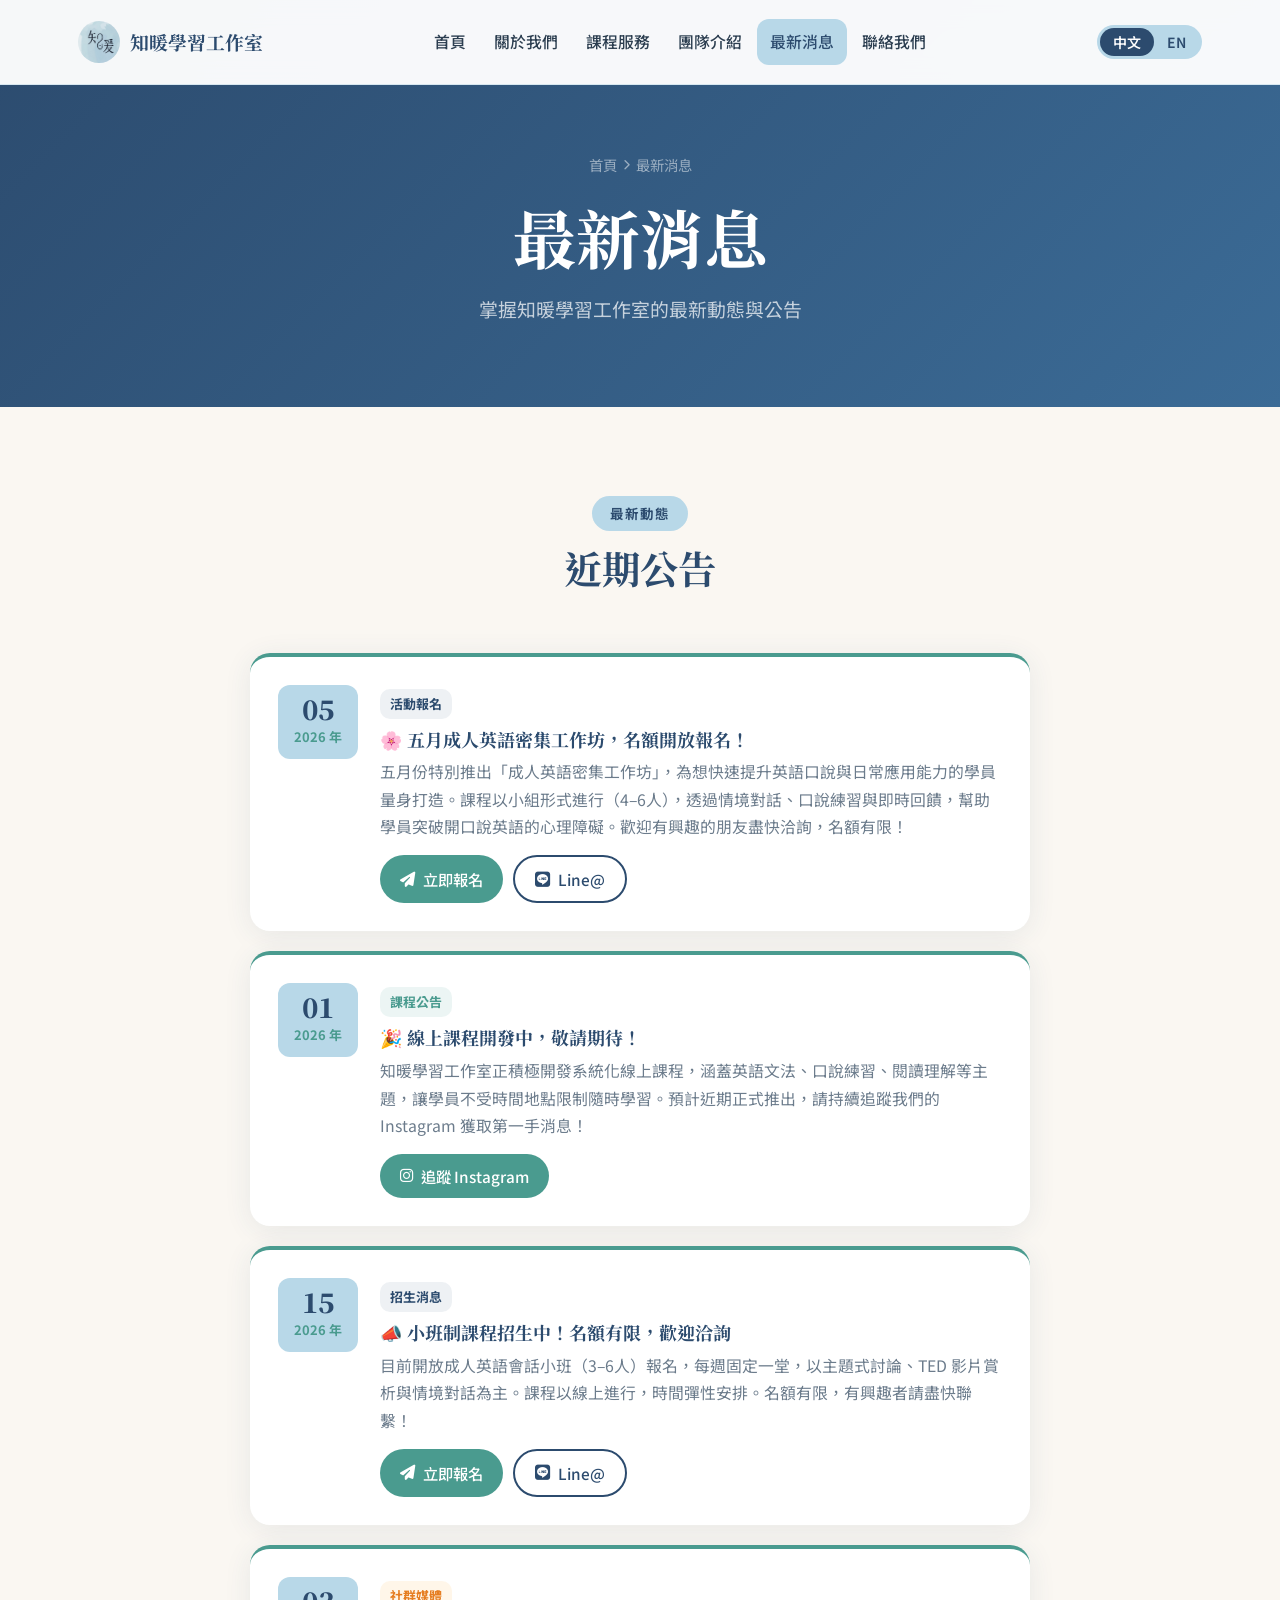
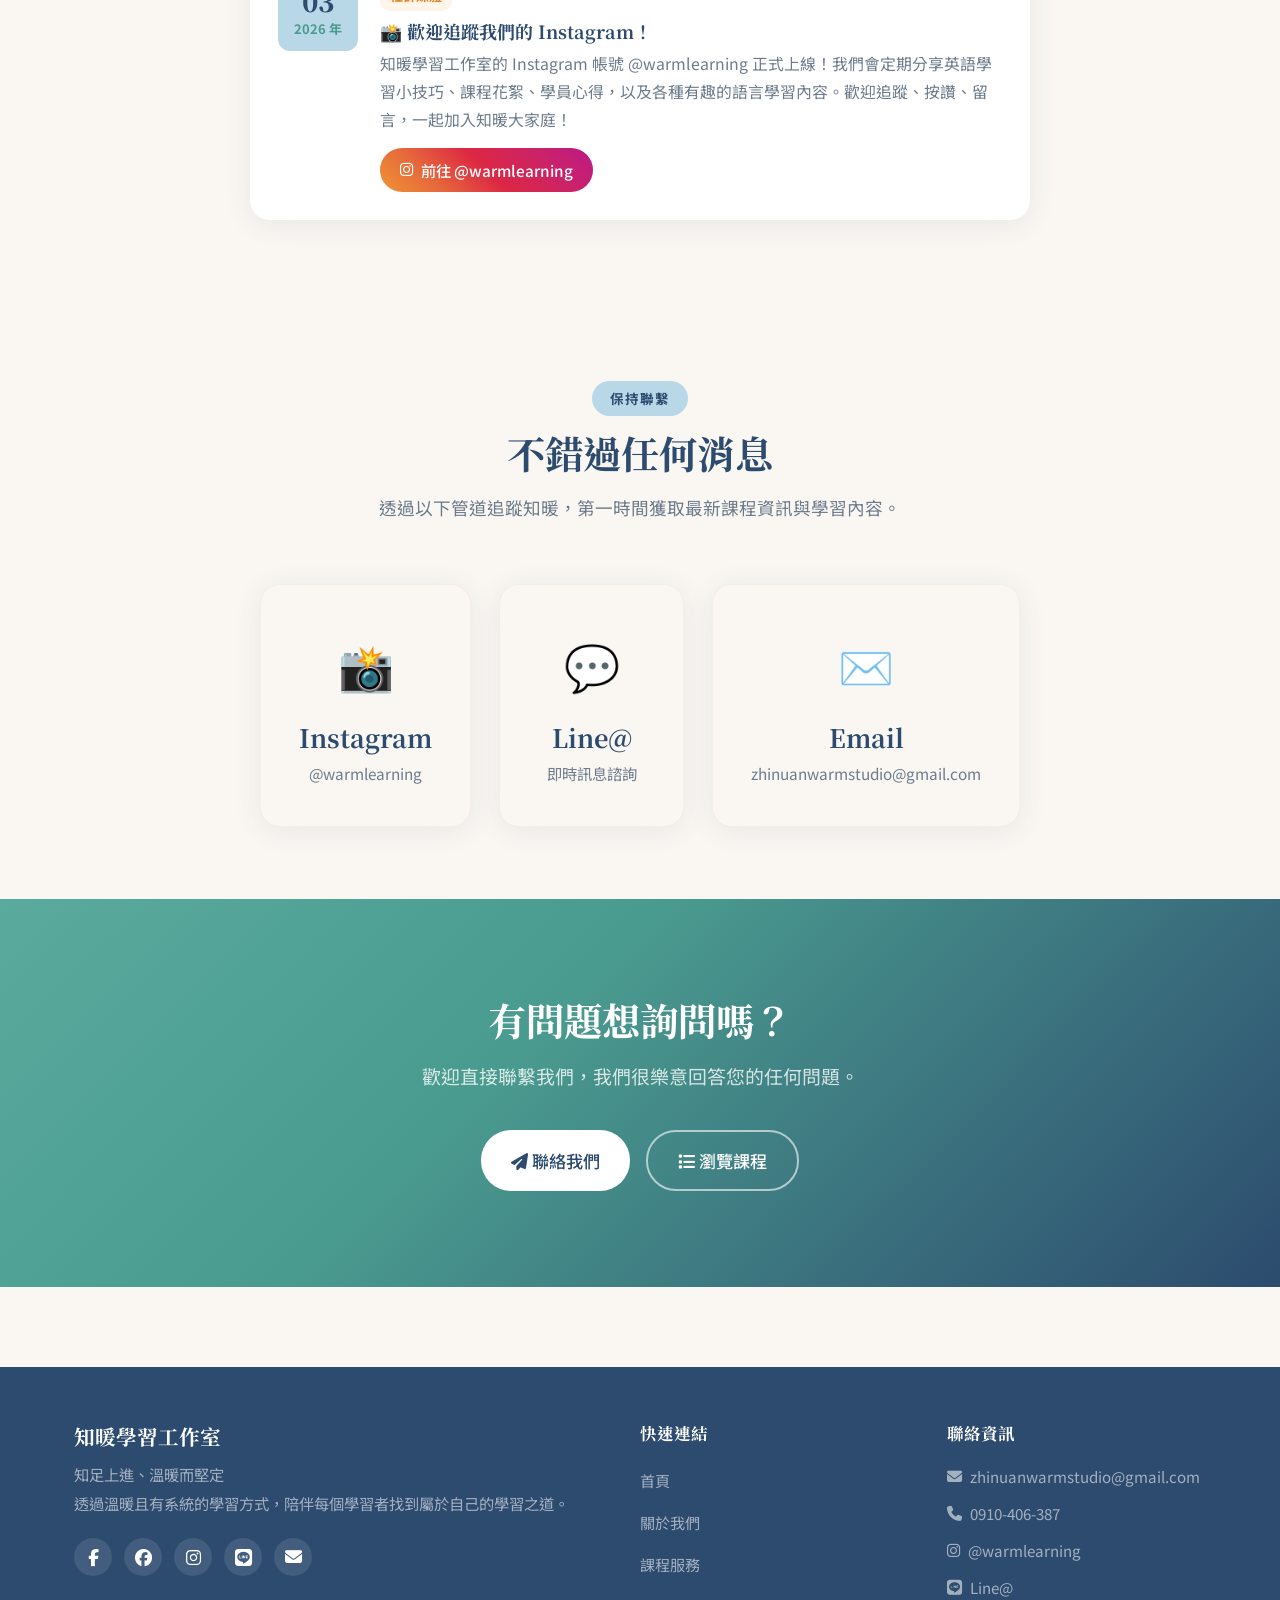
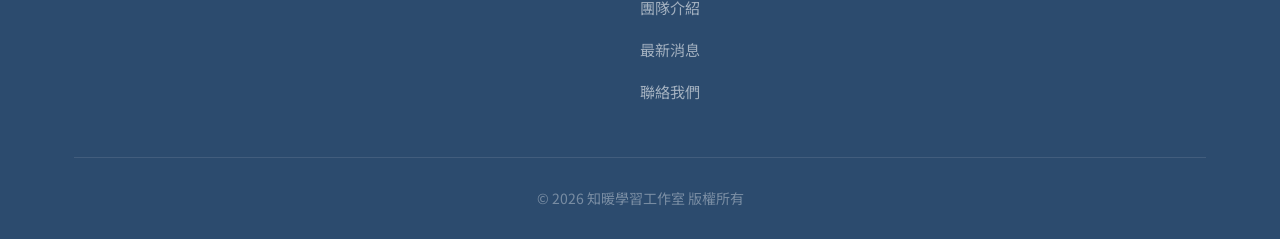
<file: news.html>
<!DOCTYPE html>
<html lang="zh-TW">
<head>
  <meta charset="UTF-8" />
  <meta name="viewport" content="width=device-width, initial-scale=1.0" />
  <title>最新消息 | 知暖學習工作室</title>
  <meta name="description" content="知暖學習工作室的最新消息與公告。" />
  <link rel="stylesheet" href="assets/style.css" />
  <link rel="stylesheet" href="https://cdnjs.cloudflare.com/ajax/libs/font-awesome/6.5.0/css/all.min.css" />
</head>
<body lang="zh">

<!-- ══ NAVBAR ══ -->
<nav class="navbar" id="navbar">
  <div class="navbar-inner">
    <a href="index.html" class="navbar-logo">
      <img src="images/logo.jpg" alt="知暖" onerror="this.style.display='none';document.getElementById('logoFallback').style.display='flex'">
      <div class="logo-fallback" id="logoFallback" style="display:none">知</div>
      <span class="zh">知暖學習工作室</span>
      <span class="en">Zhunuan Studio</span>
    </a>
    <ul class="navbar-nav">
      <li><a href="index.html"><span class="zh">首頁</span><span class="en">Home</span></a></li>
      <li><a href="about.html"><span class="zh">關於我們</span><span class="en">About</span></a></li>
      <li><a href="services.html"><span class="zh">課程服務</span><span class="en">Services</span></a></li>
      <li><a href="team.html"><span class="zh">團隊介紹</span><span class="en">Team</span></a></li>
      <li><a href="news.html"><span class="zh">最新消息</span><span class="en">News</span></a></li>
      <li><a href="contact.html"><span class="zh">聯絡我們</span><span class="en">Contact</span></a></li>
    </ul>
    <div class="navbar-right">
      <div class="lang-toggle">
        <button class="lang-btn active" data-lang="zh" onclick="setLang('zh')">中文</button>
        <button class="lang-btn" data-lang="en" onclick="setLang('en')">EN</button>
      </div>
      <button class="hamburger" id="hamburger" onclick="toggleMobileNav()" aria-label="選單">
        <span></span><span></span><span></span>
      </button>
    </div>
  </div>
</nav>
<div class="mobile-nav" id="mobileNav">
  <ul>
    <li><a href="index.html"><span class="zh">首頁</span><span class="en">Home</span></a></li>
    <li><a href="about.html"><span class="zh">關於我們</span><span class="en">About</span></a></li>
    <li><a href="services.html"><span class="zh">課程服務</span><span class="en">Services</span></a></li>
    <li><a href="team.html"><span class="zh">團隊介紹</span><span class="en">Team</span></a></li>
    <li><a href="news.html"><span class="zh">最新消息</span><span class="en">News</span></a></li>
    <li><a href="contact.html"><span class="zh">聯絡我們</span><span class="en">Contact</span></a></li>
  </ul>
  <div class="mobile-lang">
    <button class="lang-btn" data-lang="zh" onclick="setLang('zh')">中文</button>
    <button class="lang-btn" data-lang="en" onclick="setLang('en')">EN</button>
  </div>
</div>

<!-- ══ PAGE HERO ══ -->
<section class="page-hero">
  <div class="container">
    <div class="breadcrumb">
      <a href="index.html"><span class="zh">首頁</span><span class="en">Home</span></a>
      <i class="fas fa-chevron-right" style="font-size:.6rem"></i>
      <span class="zh">最新消息</span><span class="en">News</span>
    </div>
    <h1><span class="zh">最新消息</span><span class="en">Latest News</span></h1>
    <p>
      <span class="zh">掌握知暖學習工作室的最新動態與公告</span>
      <span class="en">Stay updated with the latest news and announcements from Zhunuan</span>
    </p>
  </div>
</section>

<!-- ══ NEWS LIST ══ -->
<section class="section">
  <div class="container">
    <div class="section-header">
      <span class="section-tag">
        <span class="zh">最新動態</span>
        <span class="en">Latest Updates</span>
      </span>
      <h2>
        <span class="zh">近期公告</span>
        <span class="en">Recent Announcements</span>
      </h2>
    </div>

    <div style="max-width:780px;margin:0 auto;display:flex;flex-direction:column;gap:20px;">

      <!-- News 0 — May 2026 新增 -->
      <div class="news-item" style="border-top:4px solid var(--teal);">
        <div class="news-date-box">
          <div class="day">05</div>
          <div class="month">
            <span class="zh">2026 年</span>
            <span class="en">2026</span>
          </div>
        </div>
        <div class="news-content">
          <span class="tag" style="background:rgba(44,75,110,.08);color:var(--dark-blue);">
            <span class="zh">活動報名</span>
            <span class="en">Workshop</span>
          </span>
          <h3>
            <span class="zh">🌸 五月成人英語密集工作坊，名額開放報名！</span>
            <span class="en">🌸 May Adult Intensive English Workshop — Now Open!</span>
          </h3>
          <p>
            <span class="zh">五月份特別推出「成人英語密集工作坊」，為想快速提升英語口說與日常應用能力的學員量身打造。課程以小組形式進行（4–6人），透過情境對話、口說練習與即時回饋，幫助學員突破開口說英語的心理障礙。歡迎有興趣的朋友盡快洽詢，名額有限！</span>
            <span class="en">This May we're offering a special Adult Intensive English Workshop tailored for learners who want to quickly boost their spoken English and everyday communication skills. Held in small groups (4–6 people), the workshop uses situational dialogues, speaking drills, and real-time feedback to help students overcome the fear of speaking English. Spots are limited — contact us soon!</span>
          </p>
          <div style="margin-top:14px;display:flex;gap:10px;flex-wrap:wrap;">
            <a href="https://forms.gle/JPUh47Gew9pDZKmX8" target="_blank" rel="noopener" class="btn btn-primary" style="padding:8px 20px;font-size:.85rem;">
              <i class="fas fa-paper-plane"></i>
              <span class="zh">立即報名</span>
              <span class="en">Sign Up Now</span>
            </a>
            <a href="https://lin.ee/rljOLpX" target="_blank" rel="noopener" class="btn btn-outline" style="padding:8px 20px;font-size:.85rem;">
              <i class="fab fa-line"></i> Line@
            </a>
          </div>
        </div>
      </div>

      <!-- News 1 -->
      <div class="news-item" style="border-top:4px solid var(--teal);">
        <div class="news-date-box">
          <div class="day">01</div>
          <div class="month">
            <span class="zh">2026 年</span>
            <span class="en">2026</span>
          </div>
        </div>
        <div class="news-content">
          <span class="tag">
            <span class="zh">課程公告</span>
            <span class="en">Course Update</span>
          </span>
          <h3>
            <span class="zh">🎉 線上課程開發中，敬請期待！</span>
            <span class="en">🎉 Online Courses in Development — Coming Soon!</span>
          </h3>
          <p>
            <span class="zh">知暖學習工作室正積極開發系統化線上課程，涵蓋英語文法、口說練習、閱讀理解等主題，讓學員不受時間地點限制隨時學習。預計近期正式推出，請持續追蹤我們的 Instagram 獲取第一手消息！</span>
            <span class="en">Zhunuan is actively developing systematic online courses covering English grammar, speaking practice, reading comprehension, and more. Learn anytime, anywhere. Stay tuned — follow our Instagram for first-hand announcements!</span>
          </p>
          <div style="margin-top:14px;">
            <a href="https://www.instagram.com/warmlearning" target="_blank" rel="noopener" class="btn btn-primary" style="padding:8px 20px;font-size:.85rem;">
              <i class="fab fa-instagram"></i>
              <span class="zh">追蹤 Instagram</span>
              <span class="en">Follow Instagram</span>
            </a>
          </div>
        </div>
      </div>

      <!-- News 2 -->
      <div class="news-item" style="border-top:4px solid var(--teal);">
        <div class="news-date-box">
          <div class="day">15</div>
          <div class="month">
            <span class="zh">2026 年</span>
            <span class="en">2026</span>
          </div>
        </div>
        <div class="news-content">
          <span class="tag" style="background:rgba(44,75,110,.08);color:var(--dark-blue);">
            <span class="zh">招生消息</span>
            <span class="en">Enrollment</span>
          </span>
          <h3>
            <span class="zh">📣 小班制課程招生中！名額有限，歡迎洽詢</span>
            <span class="en">📣 Small Group Classes Now Enrolling — Limited Spots!</span>
          </h3>
          <p>
            <span class="zh">目前開放成人英語會話小班（3–6人）報名，每週固定一堂，以主題式討論、TED 影片賞析與情境對話為主。課程以線上進行，時間彈性安排。名額有限，有興趣者請盡快聯繫！</span>
            <span class="en">Adult English Conversation small groups (3–6 people) are now open for enrollment — one session per week focused on thematic discussion, TED talks, and situational dialogue. Held online with flexible scheduling. Spots are limited, so contact us soon!</span>
          </p>
          <div style="margin-top:14px;display:flex;gap:10px;flex-wrap:wrap;">
            <a href="https://forms.gle/JPUh47Gew9pDZKmX8" target="_blank" rel="noopener" class="btn btn-primary" style="padding:8px 20px;font-size:.85rem;">
              <i class="fas fa-paper-plane"></i>
              <span class="zh">立即報名</span>
              <span class="en">Enroll Now</span>
            </a>
            <a href="https://lin.ee/rljOLpX" target="_blank" rel="noopener" class="btn btn-outline" style="padding:8px 20px;font-size:.85rem;">
              <i class="fab fa-line"></i> Line@
            </a>
          </div>
        </div>
      </div>

      <!-- News 3 -->
      <div class="news-item" style="border-top:4px solid var(--teal);">
        <div class="news-date-box">
          <div class="day">03</div>
          <div class="month">
            <span class="zh">2026 年</span>
            <span class="en">2026</span>
          </div>
        </div>
        <div class="news-content">
          <span class="tag" style="background:rgba(255,183,77,.12);color:#e67e22;">
            <span class="zh">社群媒體</span>
            <span class="en">Social Media</span>
          </span>
          <h3>
            <span class="zh">📸 歡迎追蹤我們的 Instagram！</span>
            <span class="en">📸 Follow Us on Instagram!</span>
          </h3>
          <p>
            <span class="zh">知暖學習工作室的 Instagram 帳號 @warmlearning 正式上線！我們會定期分享英語學習小技巧、課程花絮、學員心得，以及各種有趣的語言學習內容。歡迎追蹤、按讚、留言，一起加入知暖大家庭！</span>
            <span class="en">Zhunuan's Instagram account @warmlearning is now live! We'll regularly share English learning tips, class highlights, student testimonials, and fun language content. Follow, like, and comment — join the Zhunuan family!</span>
          </p>
          <div style="margin-top:14px;">
            <a href="https://www.instagram.com/warmlearning" target="_blank" rel="noopener" class="btn btn-primary" style="padding:8px 20px;font-size:.85rem;background:linear-gradient(45deg,#f09433,#e6683c,#dc2743,#cc2366,#bc1888);">
              <i class="fab fa-instagram"></i>
              <span class="zh">前往 @warmlearning</span>
              <span class="en">Visit @warmlearning</span>
            </a>
          </div>
        </div>
      </div>

    </div>
  </div>
</section>

<!-- ══ STAY CONNECTED ══ -->
<section class="section" style="background:var(--warm-white);padding-top:72px;padding-bottom:72px;">
  <div class="container">
    <div class="section-header">
      <span class="section-tag">
        <span class="zh">保持聯繫</span>
        <span class="en">Stay Connected</span>
      </span>
      <h2>
        <span class="zh">不錯過任何消息</span>
        <span class="en">Never Miss an Update</span>
      </h2>
      <p>
        <span class="zh">透過以下管道追蹤知暖，第一時間獲取最新課程資訊與學習內容。</span>
        <span class="en">Follow Zhunuan through these channels to get the latest course info and learning content first.</span>
      </p>
    </div>
    <div class="grid-3" style="max-width:760px;margin:0 auto;">
      <a href="https://www.instagram.com/warmlearning" target="_blank" rel="noopener" class="card text-center" style="text-decoration:none;transition:var(--transition);">
        <div style="font-size:2.5rem;margin-bottom:14px;">📸</div>
        <h3 style="color:var(--dark-blue);margin-bottom:6px;">Instagram</h3>
        <p style="color:var(--text-light);font-size:.85rem;">@warmlearning</p>
      </a>
      <a href="https://lin.ee/rljOLpX" target="_blank" rel="noopener" class="card text-center" style="text-decoration:none;">
        <div style="font-size:2.5rem;margin-bottom:14px;">💬</div>
        <h3 style="color:var(--dark-blue);margin-bottom:6px;">Line@</h3>
        <p style="color:var(--text-light);font-size:.85rem;"><span class="zh">即時訊息諮詢</span><span class="en">Instant Messaging</span></p>
      </a>
      <a href="mailto:zhinuanwarmstudio@gmail.com" class="card text-center" style="text-decoration:none;">
        <div style="font-size:2.5rem;margin-bottom:14px;">✉️</div>
        <h3 style="color:var(--dark-blue);margin-bottom:6px;">Email</h3>
        <p style="color:var(--text-light);font-size:.85rem;">zhinuanwarmstudio@gmail.com</p>
      </a>
    </div>
  </div>
</section>

<!-- ══ CTA ══ -->
<section class="cta-section">
  <div class="container">
    <h2>
      <span class="zh">有問題想詢問嗎？</span>
      <span class="en">Have Questions?</span>
    </h2>
    <p>
      <span class="zh">歡迎直接聯繫我們，我們很樂意回答您的任何問題。</span>
      <span class="en">Feel free to reach out — we're happy to answer any questions you have.</span>
    </p>
    <div class="cta-btns">
      <a href="contact.html" class="btn btn-white">
        <span class="zh"><i class="fas fa-paper-plane"></i> 聯絡我們</span>
        <span class="en"><i class="fas fa-paper-plane"></i> Contact Us</span>
      </a>
      <a href="services.html" class="btn btn-outline-white">
        <span class="zh"><i class="fas fa-list"></i> 瀏覽課程</span>
        <span class="en"><i class="fas fa-list"></i> Browse Courses</span>
      </a>
    </div>
  </div>
</section>

<!-- ══ FOOTER ══ -->
<footer class="footer">
  <div class="container">
    <div class="footer-grid">
      <div class="footer-brand">
        <h3><span class="zh">知暖學習工作室</span><span class="en">Zhunuan Warm Learning Studio</span></h3>
        <p>
          <span class="zh">知足上進、溫暖而堅定<br>透過溫暖且有系統的學習方式，陪伴每個學習者找到屬於自己的學習之道。</span>
          <span class="en">Grounded, warm, and steadfast.<br>Guiding every learner to discover their own path through warm, systematic education.</span>
        </p>
        <div class="footer-social">
          <a href="https://www.facebook.com/profile.php?id=61589271570612" target="_blank" rel="noopener" title="Facebook 粉絲專頁"><i class="fab fa-facebook-f"></i></a>
          <a href="https://www.facebook.com/share/g/1E1pMXv199/" target="_blank" rel="noopener" title="Facebook 學習社團"><i class="fab fa-facebook"></i></a>
          <a href="https://www.instagram.com/warmlearning" target="_blank" rel="noopener" title="Instagram"><i class="fab fa-instagram"></i></a>
          <a href="https://lin.ee/rljOLpX" target="_blank" rel="noopener" title="Line@"><i class="fab fa-line"></i></a>
          <a href="mailto:zhinuanwarmstudio@gmail.com" title="Email"><i class="fas fa-envelope"></i></a>
        </div>
      </div>
      <div class="footer-col">
        <h4><span class="zh">快速連結</span><span class="en">Quick Links</span></h4>
        <ul>
          <li><a href="index.html"><span class="zh">首頁</span><span class="en">Home</span></a></li>
          <li><a href="about.html"><span class="zh">關於我們</span><span class="en">About</span></a></li>
          <li><a href="services.html"><span class="zh">課程服務</span><span class="en">Services</span></a></li>
          <li><a href="team.html"><span class="zh">團隊介紹</span><span class="en">Team</span></a></li>
          <li><a href="news.html"><span class="zh">最新消息</span><span class="en">News</span></a></li>
          <li><a href="contact.html"><span class="zh">聯絡我們</span><span class="en">Contact</span></a></li>
        </ul>
      </div>
      <div class="footer-col">
        <h4><span class="zh">聯絡資訊</span><span class="en">Contact</span></h4>
        <div class="footer-contact-info">
          <p><i class="fas fa-envelope"></i> <a href="mailto:zhinuanwarmstudio@gmail.com">zhinuanwarmstudio@gmail.com</a></p>
          <p><i class="fas fa-phone"></i> <a href="tel:0910406387">0910-406-387</a></p>
          <p><i class="fab fa-instagram"></i> <a href="https://www.instagram.com/warmlearning" target="_blank" rel="noopener">@warmlearning</a></p>
          <p><i class="fab fa-line"></i> <a href="https://lin.ee/rljOLpX" target="_blank" rel="noopener">Line@</a></p>
        </div>
      </div>
    </div>
    <div class="footer-bottom">
      <p class="zh">© 2026 知暖學習工作室 版權所有</p>
      <p class="en">© 2026 Zhunuan Warm Learning Studio. All rights reserved.</p>
    </div>
  </div>
</footer>

<script src="assets/main.js"></script>
</body>
</html>
</file>
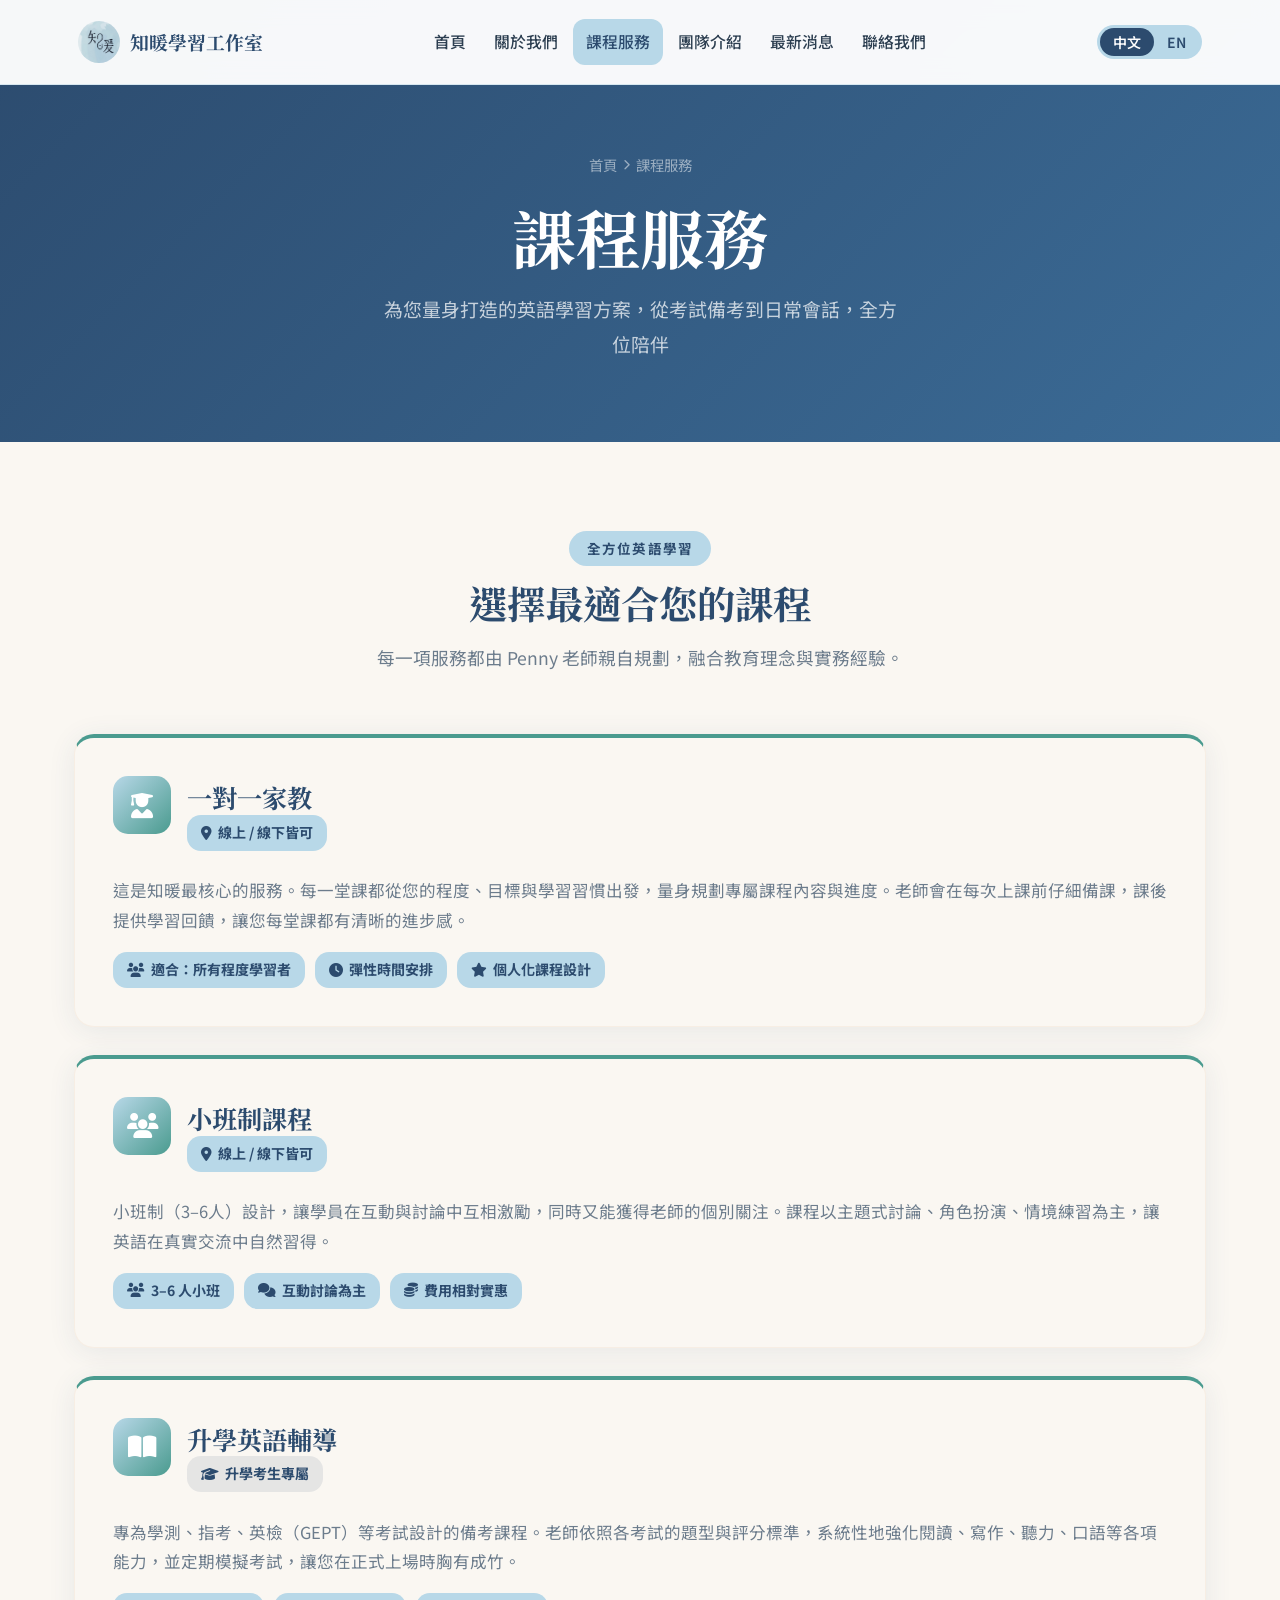
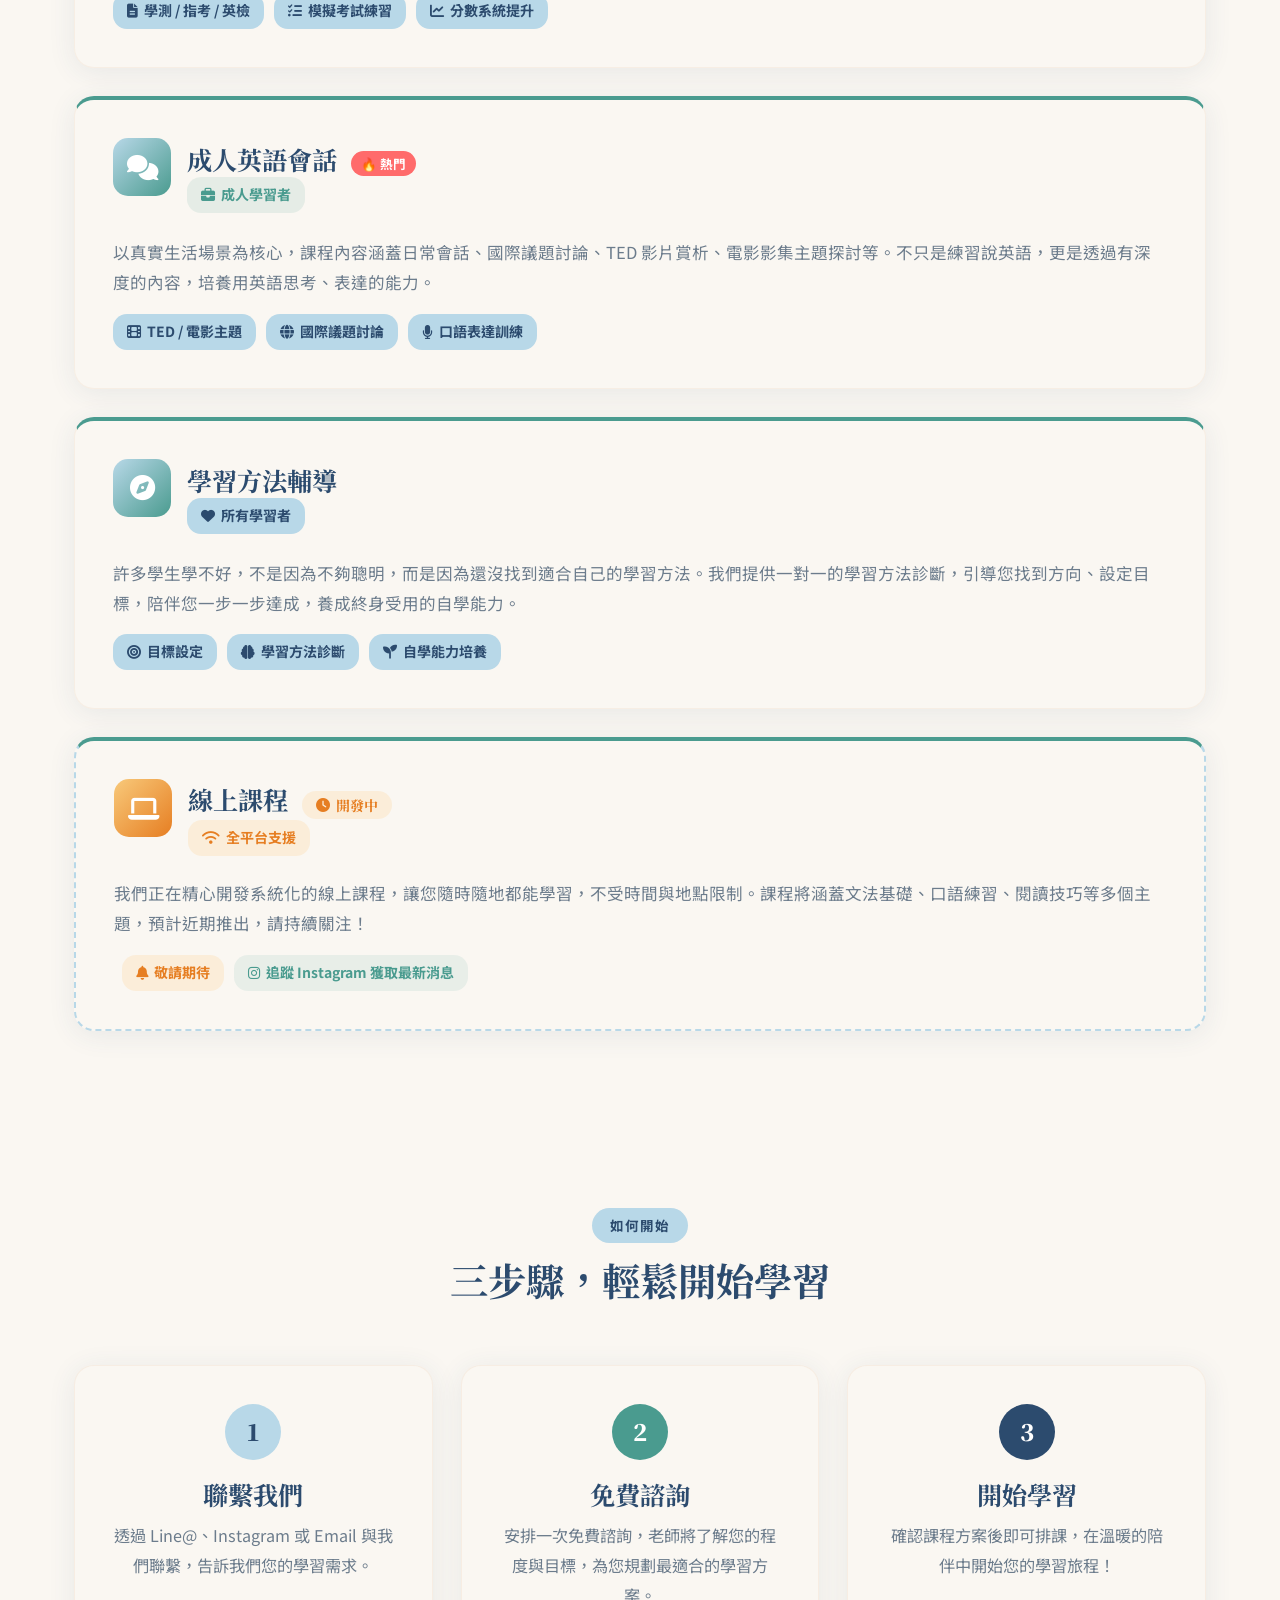
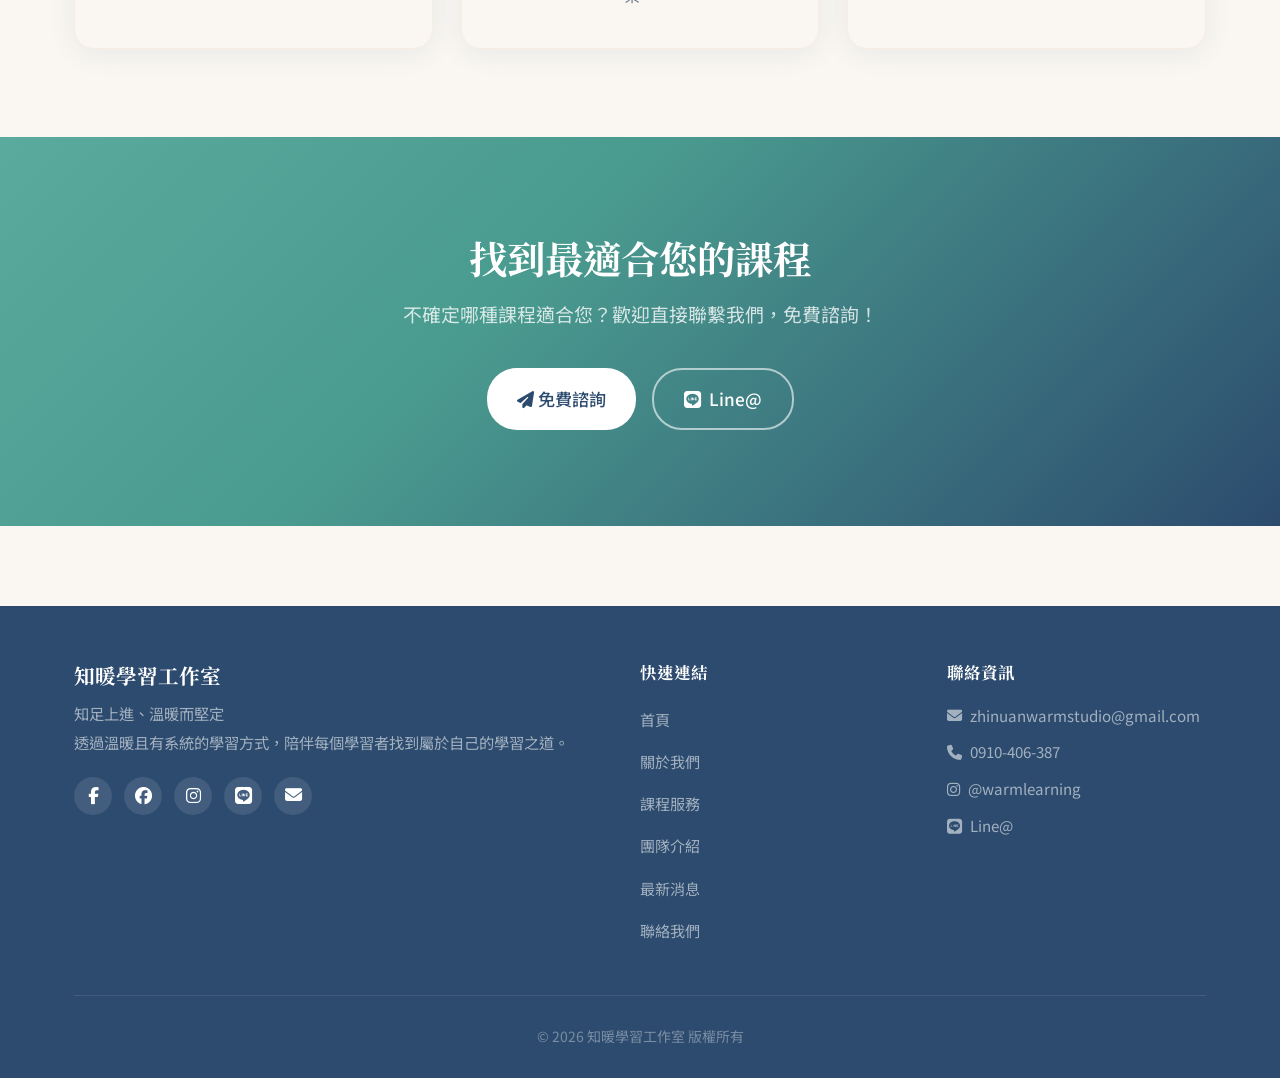
<file: services.html>
<!DOCTYPE html>
<html lang="zh-TW">
<head>
  <meta charset="UTF-8" />
  <meta name="viewport" content="width=device-width, initial-scale=1.0" />
  <title>課程服務 | 知暖學習工作室</title>
  <meta name="description" content="知暖學習工作室提供一對一家教、小班課程、升學英語輔導、成人英語會話、學習方法輔導等多元服務。" />
  <link rel="stylesheet" href="assets/style.css" />
  <link rel="stylesheet" href="https://cdnjs.cloudflare.com/ajax/libs/font-awesome/6.5.0/css/all.min.css" />
</head>
<body lang="zh">

<!-- ══ NAVBAR ══ -->
<nav class="navbar" id="navbar">
  <div class="navbar-inner">
    <a href="index.html" class="navbar-logo">
      <img src="images/logo.jpg" alt="知暖" onerror="this.style.display='none';document.getElementById('logoFallback').style.display='flex'">
      <div class="logo-fallback" id="logoFallback" style="display:none">知</div>
      <span class="zh">知暖學習工作室</span>
      <span class="en">Zhunuan Studio</span>
    </a>
    <ul class="navbar-nav">
      <li><a href="index.html"><span class="zh">首頁</span><span class="en">Home</span></a></li>
      <li><a href="about.html"><span class="zh">關於我們</span><span class="en">About</span></a></li>
      <li><a href="services.html"><span class="zh">課程服務</span><span class="en">Services</span></a></li>
      <li><a href="team.html"><span class="zh">團隊介紹</span><span class="en">Team</span></a></li>
      <li><a href="news.html"><span class="zh">最新消息</span><span class="en">News</span></a></li>
      <li><a href="contact.html"><span class="zh">聯絡我們</span><span class="en">Contact</span></a></li>
    </ul>
    <div class="navbar-right">
      <div class="lang-toggle">
        <button class="lang-btn active" data-lang="zh" onclick="setLang('zh')">中文</button>
        <button class="lang-btn" data-lang="en" onclick="setLang('en')">EN</button>
      </div>
      <button class="hamburger" id="hamburger" onclick="toggleMobileNav()" aria-label="選單">
        <span></span><span></span><span></span>
      </button>
    </div>
  </div>
</nav>
<div class="mobile-nav" id="mobileNav">
  <ul>
    <li><a href="index.html"><span class="zh">首頁</span><span class="en">Home</span></a></li>
    <li><a href="about.html"><span class="zh">關於我們</span><span class="en">About</span></a></li>
    <li><a href="services.html"><span class="zh">課程服務</span><span class="en">Services</span></a></li>
    <li><a href="team.html"><span class="zh">團隊介紹</span><span class="en">Team</span></a></li>
    <li><a href="news.html"><span class="zh">最新消息</span><span class="en">News</span></a></li>
    <li><a href="contact.html"><span class="zh">聯絡我們</span><span class="en">Contact</span></a></li>
  </ul>
  <div class="mobile-lang">
    <button class="lang-btn" data-lang="zh" onclick="setLang('zh')">中文</button>
    <button class="lang-btn" data-lang="en" onclick="setLang('en')">EN</button>
  </div>
</div>

<!-- ══ PAGE HERO ══ -->
<section class="page-hero">
  <div class="container">
    <div class="breadcrumb">
      <a href="index.html"><span class="zh">首頁</span><span class="en">Home</span></a>
      <i class="fas fa-chevron-right" style="font-size:.6rem"></i>
      <span class="zh">課程服務</span><span class="en">Services</span>
    </div>
    <h1><span class="zh">課程服務</span><span class="en">Our Services</span></h1>
    <p>
      <span class="zh">為您量身打造的英語學習方案，從考試備考到日常會話，全方位陪伴</span>
      <span class="en">Tailored English learning solutions — from exam prep to daily conversation, we cover it all</span>
    </p>
  </div>
</section>

<!-- ══ SERVICES ══ -->
<section class="section">
  <div class="container">
    <div class="section-header">
      <span class="section-tag">
        <span class="zh">全方位英語學習</span>
        <span class="en">Comprehensive English Learning</span>
      </span>
      <h2>
        <span class="zh">選擇最適合您的課程</span>
        <span class="en">Find the Right Course for You</span>
      </h2>
      <p>
        <span class="zh">每一項服務都由 Penny 老師親自規劃，融合教育理念與實務經驗。</span>
        <span class="en">Every service is personally designed by Teacher Penny, blending educational philosophy with real-world experience.</span>
      </p>
    </div>

    <div style="display:flex;flex-direction:column;gap:28px;">

      <!-- 1 一對一家教 -->
      <div class="card service-detail-card" style="border-top:4px solid var(--teal);">
        <div class="card-top">
          <div class="service-icon"><i class="fas fa-user-graduate"></i></div>
          <div>
            <h3><span class="zh">一對一家教</span><span class="en">1-on-1 Private Tutoring</span></h3>
            <span class="target-badge">
              <i class="fas fa-map-marker-alt"></i>
              <span class="zh">線上 / 線下皆可</span>
              <span class="en">Online / In-Person</span>
            </span>
          </div>
        </div>
        <p>
          <span class="zh">這是知暖最核心的服務。每一堂課都從您的程度、目標與學習習慣出發，量身規劃專屬課程內容與進度。老師會在每次上課前仔細備課，課後提供學習回饋，讓您每堂課都有清晰的進步感。</span>
          <span class="en">Our most personal service. Every lesson starts from your level, goals, and learning style. Teacher prepares thoroughly before each session and provides post-class feedback, so you feel clear progress every time.</span>
        </p>
        <div style="display:flex;flex-wrap:wrap;gap:10px;margin-top:16px;">
          <span class="target-badge"><i class="fas fa-users"></i> <span class="zh">適合：所有程度學習者</span><span class="en">For: All Levels</span></span>
          <span class="target-badge"><i class="fas fa-clock"></i> <span class="zh">彈性時間安排</span><span class="en">Flexible Scheduling</span></span>
          <span class="target-badge"><i class="fas fa-star"></i> <span class="zh">個人化課程設計</span><span class="en">Personalized Curriculum</span></span>
        </div>
      </div>

      <!-- 2 小班制 -->
      <div class="card service-detail-card" style="border-top:4px solid var(--teal);">
        <div class="card-top">
          <div class="service-icon"><i class="fas fa-users"></i></div>
          <div>
            <h3><span class="zh">小班制課程</span><span class="en">Small Group Classes</span></h3>
            <span class="target-badge">
              <i class="fas fa-map-marker-alt"></i>
              <span class="zh">線上 / 線下皆可</span>
              <span class="en">Online / In-Person</span>
            </span>
          </div>
        </div>
        <p>
          <span class="zh">小班制（3–6人）設計，讓學員在互動與討論中互相激勵，同時又能獲得老師的個別關注。課程以主題式討論、角色扮演、情境練習為主，讓英語在真實交流中自然習得。</span>
          <span class="en">Designed for 3–6 students, small group classes combine peer motivation with individual teacher attention. Lessons use thematic discussions, role-plays, and situational practice to acquire English naturally through real interaction.</span>
        </p>
        <div style="display:flex;flex-wrap:wrap;gap:10px;margin-top:16px;">
          <span class="target-badge"><i class="fas fa-users"></i> <span class="zh">3–6 人小班</span><span class="en">3–6 Students</span></span>
          <span class="target-badge"><i class="fas fa-comments"></i> <span class="zh">互動討論為主</span><span class="en">Discussion-Based</span></span>
          <span class="target-badge"><i class="fas fa-coins"></i> <span class="zh">費用相對實惠</span><span class="en">More Affordable</span></span>
        </div>
      </div>

      <!-- 3 升學英語 -->
      <div class="card service-detail-card" style="border-top:4px solid var(--teal);">
        <div class="card-top">
          <div class="service-icon"><i class="fas fa-book-open"></i></div>
          <div>
            <h3><span class="zh">升學英語輔導</span><span class="en">Exam Preparation</span></h3>
            <span class="target-badge" style="background:rgba(44,75,110,.1);color:var(--dark-blue);">
              <i class="fas fa-graduation-cap"></i>
              <span class="zh">升學考生專屬</span>
              <span class="en">For Students</span>
            </span>
          </div>
        </div>
        <p>
          <span class="zh">專為學測、指考、英檢（GEPT）等考試設計的備考課程。老師依照各考試的題型與評分標準，系統性地強化閱讀、寫作、聽力、口語等各項能力，並定期模擬考試，讓您在正式上場時胸有成竹。</span>
          <span class="en">Purpose-built preparation for GSAT, AST, GEPT, and other exams. Systematically strengthen reading, writing, listening, and speaking based on each exam's format and rubric, with regular mock tests to build exam-day confidence.</span>
        </p>
        <div style="display:flex;flex-wrap:wrap;gap:10px;margin-top:16px;">
          <span class="target-badge"><i class="fas fa-file-alt"></i> <span class="zh">學測 / 指考 / 英檢</span><span class="en">GSAT / AST / GEPT</span></span>
          <span class="target-badge"><i class="fas fa-tasks"></i> <span class="zh">模擬考試練習</span><span class="en">Mock Exams</span></span>
          <span class="target-badge"><i class="fas fa-chart-line"></i> <span class="zh">分數系統提升</span><span class="en">Score-Focused</span></span>
        </div>
      </div>

      <!-- 4 成人英語會話 -->
      <div class="card service-detail-card" style="border-top:4px solid var(--teal);">
        <div class="card-top">
          <div class="service-icon"><i class="fas fa-comments"></i></div>
          <div>
            <h3>
              <span class="zh">成人英語會話</span><span class="en">Adult English Conversation</span>
              <span style="background:#FF6B6B;color:#fff;padding:3px 10px;border-radius:50px;font-size:0.7rem;margin-left:8px;font-family:'Noto Sans TC',sans-serif;vertical-align:middle;">🔥 熱門</span>
            </h3>
            <span class="target-badge" style="background:rgba(74,155,143,.12);color:var(--teal);">
              <i class="fas fa-briefcase"></i>
              <span class="zh">成人學習者</span>
              <span class="en">For Adults</span>
            </span>
          </div>
        </div>
        <p>
          <span class="zh">以真實生活場景為核心，課程內容涵蓋日常會話、國際議題討論、TED 影片賞析、電影影集主題探討等。不只是練習說英語，更是透過有深度的內容，培養用英語思考、表達的能力。</span>
          <span class="en">Rooted in real-life scenarios, covering everyday conversation, global issues, TED talks, and movies/TV shows. Beyond just speaking practice — building the ability to truly think and express in English.</span>
        </p>
        <div style="display:flex;flex-wrap:wrap;gap:10px;margin-top:16px;">
          <span class="target-badge"><i class="fas fa-film"></i> <span class="zh">TED / 電影主題</span><span class="en">TED / Movie Themes</span></span>
          <span class="target-badge"><i class="fas fa-globe"></i> <span class="zh">國際議題討論</span><span class="en">Global Topics</span></span>
          <span class="target-badge"><i class="fas fa-microphone"></i> <span class="zh">口語表達訓練</span><span class="en">Speaking Focus</span></span>
        </div>
      </div>

      <!-- 5 學習方法輔導 -->
      <div class="card service-detail-card" style="border-top:4px solid var(--teal);">
        <div class="card-top">
          <div class="service-icon"><i class="fas fa-compass"></i></div>
          <div>
            <h3><span class="zh">學習方法輔導</span><span class="en">Study Method Coaching</span></h3>
            <span class="target-badge">
              <i class="fas fa-heart"></i>
              <span class="zh">所有學習者</span>
              <span class="en">For Everyone</span>
            </span>
          </div>
        </div>
        <p>
          <span class="zh">許多學生學不好，不是因為不夠聰明，而是因為還沒找到適合自己的學習方法。我們提供一對一的學習方法診斷，引導您找到方向、設定目標，陪伴您一步一步達成，養成終身受用的自學能力。</span>
          <span class="en">Many students struggle not because they lack intelligence, but because they haven't found the right method. We offer one-on-one learning diagnostics to find your direction, set goals, and accompany you step by step toward self-directed lifelong learning.</span>
        </p>
        <div style="display:flex;flex-wrap:wrap;gap:10px;margin-top:16px;">
          <span class="target-badge"><i class="fas fa-bullseye"></i> <span class="zh">目標設定</span><span class="en">Goal Setting</span></span>
          <span class="target-badge"><i class="fas fa-brain"></i> <span class="zh">學習方法診斷</span><span class="en">Method Diagnosis</span></span>
          <span class="target-badge"><i class="fas fa-seedling"></i> <span class="zh">自學能力培養</span><span class="en">Self-Learning Skills</span></span>
        </div>
      </div>

      <!-- 6 線上課程 -->
      <div class="card service-detail-card" style="border:2px dashed var(--light-blue);border-top:4px solid var(--teal);">
        <div class="card-top">
          <div class="service-icon" style="background:linear-gradient(135deg,#f8c97a,#e67e22)"><i class="fas fa-laptop"></i></div>
          <div>
            <h3>
              <span class="zh">線上課程</span>
              <span class="en">Online Courses</span>
              <span class="coming-soon-badge"><i class="fas fa-clock"></i> <span class="zh">開發中</span><span class="en">Coming Soon</span></span>
            </h3>
            <span class="target-badge" style="background:rgba(255,183,77,.15);color:#e67e22;">
              <i class="fas fa-wifi"></i>
              <span class="zh">全平台支援</span>
              <span class="en">All Platforms</span>
            </span>
          </div>
        </div>
        <p>
          <span class="zh">我們正在精心開發系統化的線上課程，讓您隨時隨地都能學習，不受時間與地點限制。課程將涵蓋文法基礎、口語練習、閱讀技巧等多個主題，預計近期推出，請持續關注！</span>
          <span class="en">We're carefully developing systematic online courses, so you can learn anytime, anywhere — free from time and location constraints. Courses will cover grammar foundations, speaking practice, reading skills, and more. Stay tuned for the launch!</span>
        </p>
        <div style="display:flex;flex-wrap:wrap;gap:10px;margin-top:16px;">
          <span class="coming-soon-badge"><i class="fas fa-bell"></i> <span class="zh">敬請期待</span><span class="en">Stay Tuned</span></span>
          <a href="https://www.instagram.com/warmlearning" target="_blank" rel="noopener" style="display:inline-flex;align-items:center;gap:6px;background:rgba(74,155,143,.1);color:var(--teal);font-size:.78rem;font-weight:700;padding:5px 14px;border-radius:14px;transition:var(--transition);">
            <i class="fab fa-instagram"></i> <span class="zh">追蹤 Instagram 獲取最新消息</span><span class="en">Follow Instagram for Updates</span>
          </a>
        </div>
      </div>

    </div>
  </div>
</section>

<!-- ══ HOW IT WORKS ══ -->
<section class="section" style="background:var(--warm-white);padding-top:88px;padding-bottom:88px;">
  <div class="container">
    <div class="section-header">
      <span class="section-tag">
        <span class="zh">如何開始</span>
        <span class="en">How to Start</span>
      </span>
      <h2>
        <span class="zh">三步驟，輕鬆開始學習</span>
        <span class="en">3 Simple Steps to Get Started</span>
      </h2>
    </div>
    <div class="grid-3">
      <div class="card text-center">
        <div style="width:56px;height:56px;border-radius:50%;background:var(--light-blue);display:flex;align-items:center;justify-content:center;margin:0 auto 18px;font-size:1.3rem;font-weight:900;color:var(--dark-blue);font-family:'Noto Serif TC',serif;">1</div>
        <h3 style="color:var(--dark-blue);margin-bottom:10px;">
          <span class="zh">聯繫我們</span>
          <span class="en">Reach Out</span>
        </h3>
        <p style="color:var(--text-light);font-size:.9rem;">
          <span class="zh">透過 Line@、Instagram 或 Email 與我們聯繫，告訴我們您的學習需求。</span>
          <span class="en">Contact us via Line@, Instagram, or Email and tell us about your learning needs.</span>
        </p>
      </div>
      <div class="card text-center">
        <div style="width:56px;height:56px;border-radius:50%;background:var(--teal);display:flex;align-items:center;justify-content:center;margin:0 auto 18px;font-size:1.3rem;font-weight:900;color:#fff;font-family:'Noto Serif TC',serif;">2</div>
        <h3 style="color:var(--dark-blue);margin-bottom:10px;">
          <span class="zh">免費諮詢</span>
          <span class="en">Free Consultation</span>
        </h3>
        <p style="color:var(--text-light);font-size:.9rem;">
          <span class="zh">安排一次免費諮詢，老師將了解您的程度與目標，為您規劃最適合的學習方案。</span>
          <span class="en">Schedule a free consultation. Teacher will assess your level and goals, then plan the best approach for you.</span>
        </p>
      </div>
      <div class="card text-center">
        <div style="width:56px;height:56px;border-radius:50%;background:var(--dark-blue);display:flex;align-items:center;justify-content:center;margin:0 auto 18px;font-size:1.3rem;font-weight:900;color:#fff;font-family:'Noto Serif TC',serif;">3</div>
        <h3 style="color:var(--dark-blue);margin-bottom:10px;">
          <span class="zh">開始學習</span>
          <span class="en">Start Learning</span>
        </h3>
        <p style="color:var(--text-light);font-size:.9rem;">
          <span class="zh">確認課程方案後即可排課，在溫暖的陪伴中開始您的學習旅程！</span>
          <span class="en">Confirm your plan, schedule your first class, and begin your learning journey with warmth and support!</span>
        </p>
      </div>
    </div>
  </div>
</section>

<!-- ══ CTA ══ -->
<section class="cta-section">
  <div class="container">
    <h2>
      <span class="zh">找到最適合您的課程</span>
      <span class="en">Find Your Perfect Course</span>
    </h2>
    <p>
      <span class="zh">不確定哪種課程適合您？歡迎直接聯繫我們，免費諮詢！</span>
      <span class="en">Not sure which course is right for you? Contact us for a free consultation!</span>
    </p>
    <div class="cta-btns">
      <a href="contact.html" class="btn btn-white">
        <span class="zh"><i class="fas fa-paper-plane"></i> 免費諮詢</span>
        <span class="en"><i class="fas fa-paper-plane"></i> Free Consultation</span>
      </a>
      <a href="https://lin.ee/rljOLpX" target="_blank" rel="noopener" class="btn btn-outline-white">
        <i class="fab fa-line"></i> Line@
      </a>
    </div>
  </div>
</section>

<!-- ══ FOOTER ══ -->
<footer class="footer">
  <div class="container">
    <div class="footer-grid">
      <div class="footer-brand">
        <h3><span class="zh">知暖學習工作室</span><span class="en">Zhunuan Warm Learning Studio</span></h3>
        <p>
          <span class="zh">知足上進、溫暖而堅定<br>透過溫暖且有系統的學習方式，陪伴每個學習者找到屬於自己的學習之道。</span>
          <span class="en">Grounded, warm, and steadfast.<br>Guiding every learner to discover their own path through warm, systematic education.</span>
        </p>
        <div class="footer-social">
          <a href="https://www.facebook.com/profile.php?id=61589271570612" target="_blank" rel="noopener" title="Facebook 粉絲專頁"><i class="fab fa-facebook-f"></i></a>
          <a href="https://www.facebook.com/share/g/1E1pMXv199/" target="_blank" rel="noopener" title="Facebook 學習社團"><i class="fab fa-facebook"></i></a>
          <a href="https://www.instagram.com/warmlearning" target="_blank" rel="noopener" title="Instagram"><i class="fab fa-instagram"></i></a>
          <a href="https://lin.ee/rljOLpX" target="_blank" rel="noopener" title="Line@"><i class="fab fa-line"></i></a>
          <a href="mailto:zhinuanwarmstudio@gmail.com" title="Email"><i class="fas fa-envelope"></i></a>
        </div>
      </div>
      <div class="footer-col">
        <h4><span class="zh">快速連結</span><span class="en">Quick Links</span></h4>
        <ul>
          <li><a href="index.html"><span class="zh">首頁</span><span class="en">Home</span></a></li>
          <li><a href="about.html"><span class="zh">關於我們</span><span class="en">About</span></a></li>
          <li><a href="services.html"><span class="zh">課程服務</span><span class="en">Services</span></a></li>
          <li><a href="team.html"><span class="zh">團隊介紹</span><span class="en">Team</span></a></li>
          <li><a href="news.html"><span class="zh">最新消息</span><span class="en">News</span></a></li>
          <li><a href="contact.html"><span class="zh">聯絡我們</span><span class="en">Contact</span></a></li>
        </ul>
      </div>
      <div class="footer-col">
        <h4><span class="zh">聯絡資訊</span><span class="en">Contact</span></h4>
        <div class="footer-contact-info">
          <p><i class="fas fa-envelope"></i> <a href="mailto:zhinuanwarmstudio@gmail.com">zhinuanwarmstudio@gmail.com</a></p>
          <p><i class="fas fa-phone"></i> <a href="tel:0910406387">0910-406-387</a></p>
          <p><i class="fab fa-instagram"></i> <a href="https://www.instagram.com/warmlearning" target="_blank" rel="noopener">@warmlearning</a></p>
          <p><i class="fab fa-line"></i> <a href="https://lin.ee/rljOLpX" target="_blank" rel="noopener">Line@</a></p>
        </div>
      </div>
    </div>
    <div class="footer-bottom">
      <p class="zh">© 2026 知暖學習工作室 版權所有</p>
      <p class="en">© 2026 Zhunuan Warm Learning Studio. All rights reserved.</p>
    </div>
  </div>
</footer>

<script src="assets/main.js"></script>
</body>
</html>
</file>
<file: assets/style.css>
/* ============================================================
   知暖學習工作室 — 共用樣式
   Zhunuan Warm Learning Studio — Shared Styles
   ============================================================ */

@import url('https://fonts.googleapis.com/css2?family=Noto+Serif+TC:wght@400;700;900&family=Noto+Sans+TC:wght@300;400;500;700&display=swap');

/* ── CSS Variables ── */
:root {
  --light-blue: #B8D8E8;
  --teal:       #4A9B8F;
  --dark-blue:  #2C4B6E;
  --white:      #FFFFFF;
  --bg:         #FAF7F2;
  --bg-light:   #FAF7F2;
  --warm-white: #FAF7F2;
  --warm-cream: #F5EDE0;
  --warm-peach: #F9E8D8;
  --text:       #2C3E50;
  --text-light: #6C7C8C;
  --border:     rgba(184,216,232,0.5);
  --shadow:     0 4px 28px rgba(44,75,110,0.09);
  --shadow-md:  0 10px 40px rgba(44,75,110,0.16);
  --radius:     20px;
  --radius-sm:  12px;
  --transition: all 0.3s cubic-bezier(0.4,0,0.2,1);
}

/* ── Reset ── */
*, *::before, *::after { box-sizing: border-box; margin: 0; padding: 0; }
html { scroll-behavior: smooth; font-size: 18px; }
body {
  font-family: 'Noto Sans TC', sans-serif;
  background: var(--bg);
  color: var(--text);
  line-height: 1.85;
  overflow-x: hidden;
  animation: pageIn 0.55s ease both;
}
@keyframes pageIn {
  from { opacity: 0; transform: translateY(14px); }
  to   { opacity: 1; transform: translateY(0); }
}

img { max-width: 100%; height: auto; display: block; }
a   { color: inherit; text-decoration: none; }
ul  { list-style: none; }
button { cursor: pointer; font-family: inherit; }

/* ── Typography ── */
h1,h2,h3,h4,h5 { font-family: 'Noto Serif TC', serif; line-height: 1.3; }
h1 { font-size: clamp(2rem, 5vw, 3.8rem); }
h2 { font-size: clamp(1.5rem, 3vw, 2.5rem); }
h3 { font-size: clamp(1.05rem, 2vw, 1.4rem); }

/* ── Layout ── */
.container { max-width: 1180px; margin: 0 auto; padding: 0 24px; }
.section    { padding: 88px 0; }
.grid-2 { display: grid; grid-template-columns: repeat(2,1fr); gap: 28px; }
.grid-3 { display: grid; grid-template-columns: repeat(3,1fr); gap: 28px; }
.grid-4 { display: grid; grid-template-columns: repeat(4,1fr); gap-gap: 28px; gap: 28px; }

/* ── Section Header ── */
.section-header { text-align: center; margin-bottom: 60px; }
.section-tag {
  display: inline-block;
  background: var(--light-blue);
  color: var(--dark-blue);
  font-size: .75rem;
  font-weight: 700;
  letter-spacing: .08em;
  padding: 5px 18px;
  border-radius: 50px;
  margin-bottom: 12px;
}
.section-header h2 { color: var(--dark-blue); margin-bottom: 14px; }
.section-header p  { color: var(--text-light); max-width: 540px; margin: 0 auto; font-size: .98rem; }

/* ── Card ── */
.card {
  background: var(--warm-white);
  border-radius: var(--radius);
  padding: 38px;
  box-shadow: var(--shadow);
  transition: var(--transition);
  border: 1px solid rgba(245,232,218,0.6);
}
.card:hover { transform: translateY(-6px); box-shadow: var(--shadow-md); transition: transform 0.3s ease, box-shadow 0.3s ease; }

/* ── Buttons ── */
.btn {
  display: inline-flex; align-items: center; gap: 8px;
  padding: 13px 30px;
  border-radius: 30px;
  font-size: .95rem; font-weight: 500;
  border: none; transition: var(--transition);
  white-space: nowrap;
}
.btn-primary {
  background: var(--teal); color: #fff;
}
.btn-primary:hover {
  background: var(--dark-blue);
  transform: translateY(-2px);
  box-shadow: 0 6px 22px rgba(74,155,143,.4);
}
.btn-outline {
  background: transparent; color: var(--dark-blue);
  border: 2px solid var(--dark-blue);
}
.btn-outline:hover { background: var(--dark-blue); color: #fff; transform: translateY(-2px); }
.btn-white { background: #fff; color: var(--dark-blue); }
.btn-white:hover { background: var(--light-blue); transform: translateY(-2px); }
.btn-outline-white {
  background: transparent; color: #fff;
  border: 2px solid rgba(255,255,255,.6);
}
.btn-outline-white:hover { background: rgba(255,255,255,.15); }

/* ============================================================
   NAVBAR
   ============================================================ */
.navbar {
  position: fixed; top: 0; left: 0; right: 0; z-index: 1000;
  background: rgba(255,255,255,.96);
  backdrop-filter: blur(12px);
  border-bottom: 1px solid var(--border);
  transition: var(--transition);
}
.navbar.scrolled { box-shadow: var(--shadow); }

.navbar-inner {
  display: flex; align-items: center; justify-content: space-between;
  height: 84px; padding: 0 28px;
  max-width: 1180px; margin: 0 auto;
}

.navbar-logo {
  display: flex; align-items: center; gap: 10px;
  font-family: 'Noto Serif TC', serif;
  font-size: 1.05rem; font-weight: 700;
  color: var(--dark-blue);
}
.navbar-logo img {
  width: 42px; height: 42px;
  border-radius: 50%; object-fit: cover;
}
.logo-fallback {
  width: 42px; height: 42px; border-radius: 50%;
  background: linear-gradient(135deg, var(--teal), var(--dark-blue));
  display: flex; align-items: center; justify-content: center;
  color: #fff; font-size: .9rem; font-weight: 700; flex-shrink: 0;
}

.navbar-nav {
  display: flex; align-items: center; gap: 2px;
}
.navbar-nav li a {
  display: block; padding: 8px 13px;
  border-radius: var(--radius-sm);
  font-size: .88rem; font-weight: 500;
  color: var(--text); transition: var(--transition);
}
.navbar-nav li a:hover,
.navbar-nav li a.active {
  background: var(--light-blue); color: var(--dark-blue);
}

.navbar-right { display: flex; align-items: center; gap: 10px; }

.lang-toggle {
  display: flex; background: var(--light-blue);
  border-radius: 20px; padding: 3px;
}
.lang-btn {
  border: none; background: transparent;
  padding: 4px 13px; border-radius: 16px;
  font-size: .78rem; font-weight: 600;
  color: var(--dark-blue); transition: var(--transition);
}
.lang-btn.active { background: var(--dark-blue); color: #fff; }

.hamburger {
  display: none; flex-direction: column; gap: 5px;
  background: none; border: none; padding: 4px;
}
.hamburger span {
  display: block; width: 24px; height: 2px;
  background: var(--dark-blue); border-radius: 2px;
  transition: var(--transition);
}
.hamburger.open span:nth-child(1) { transform: rotate(45deg) translate(5px,5px); }
.hamburger.open span:nth-child(2) { opacity: 0; }
.hamburger.open span:nth-child(3) { transform: rotate(-45deg) translate(5px,-5px); }

/* Mobile nav */
.mobile-nav {
  display: none; position: fixed;
  top: 84px; left: 0; right: 0; z-index: 999;
  background: #fff;
  padding: 16px 24px 28px;
  border-bottom: 2px solid var(--light-blue);
  box-shadow: var(--shadow-md);
}
.mobile-nav.open { display: block; }
.mobile-nav ul   { display: flex; flex-direction: column; gap: 2px; }
.mobile-nav li a {
  display: block; padding: 11px 14px;
  border-radius: var(--radius-sm);
  font-weight: 500; color: var(--text);
  transition: var(--transition);
}
.mobile-nav li a:hover { background: var(--light-blue); color: var(--dark-blue); }
.mobile-lang {
  display: flex; gap: 10px;
  margin-top: 18px; padding-top: 18px;
  border-top: 1px solid var(--border);
}
.mobile-lang .lang-btn {
  flex: 1; text-align: center;
  background: var(--light-blue); border-radius: 20px;
  padding: 8px; font-size: .85rem;
}
.mobile-lang .lang-btn.active { background: var(--dark-blue); color: #fff; }

/* ============================================================
   FOOTER
   ============================================================ */
.footer {
  background: var(--dark-blue); color: rgba(255,255,255,.8);
  padding: 56px 0 28px; margin-top: 80px;
}
.footer-grid {
  display: grid; grid-template-columns: 2fr 1fr 1fr;
  gap: 48px; padding-bottom: 40px;
  border-bottom: 1px solid rgba(255,255,255,.1);
}
.footer-brand h3 {
  color: #fff; font-size: 1.15rem; margin-bottom: 10px;
}
.footer-brand p { font-size: .85rem; line-height: 1.9; opacity: .7; margin-bottom: 20px; }
.footer-social { display: flex; gap: 12px; }
.footer-social a {
  display: flex; align-items: center; justify-content: center;
  width: 38px; height: 38px; border-radius: 50%;
  background: rgba(255,255,255,.1); color: #fff;
  font-size: .95rem; transition: var(--transition);
}
.footer-social a:hover { background: var(--teal); transform: translateY(-2px); }

.footer-col h4 {
  color: #fff; font-size: .92rem; margin-bottom: 18px;
  font-family: 'Noto Serif TC', serif;
}
.footer-col ul li { margin-bottom: 9px; }
.footer-col ul li a { font-size: .84rem; opacity: .7; transition: var(--transition); }
.footer-col ul li a:hover { opacity: 1; color: var(--light-blue); }

.footer-contact-info p {
  font-size: .84rem; opacity: .7;
  display: flex; align-items: center; gap: 8px; margin-bottom: 9px;
}
.footer-contact-info a { transition: var(--transition); }
.footer-contact-info a:hover { color: var(--light-blue); opacity: 1; }

.footer-bottom {
  text-align: center; padding-top: 28px;
  font-size: .78rem; opacity: .45;
}

/* ============================================================
   PAGE HERO (inner pages)
   ============================================================ */
.page-hero {
  background: linear-gradient(135deg, var(--dark-blue) 0%, #3b6b96 100%);
  padding: 152px 0 80px; text-align: center; color: #fff;
}
.page-hero h1 { color: #fff; margin-bottom: 14px; }
.page-hero p  { color: rgba(255,255,255,.72); font-size: 1.05rem; max-width: 520px; margin: 0 auto; }
.page-hero .breadcrumb {
  font-size: .8rem; opacity: .5; margin-bottom: 16px;
  display: flex; align-items: center; justify-content: center; gap: 6px;
}

/* ============================================================
   HOME — HERO
   ============================================================ */
.hero {
  min-height: 100vh;
  display: flex; align-items: center;
  padding-top: 84px;
  background: linear-gradient(135deg, #FAF7F2 0%, #EEF6F5 100%);
  position: relative; overflow: hidden;
}
.hero::before {
  content: '';
  position: absolute; top: -40%; right: -15%;
  width: 60%; height: 200%;
  background: radial-gradient(circle, rgba(184,216,232,.35) 0%, transparent 60%);
  pointer-events: none;
}
.hero::after {
  content: '';
  position: absolute; bottom: -20%; left: -8%;
  width: 45%; height: 90%;
  background: radial-gradient(circle, rgba(74,155,143,.12) 0%, transparent 60%);
  pointer-events: none;
}
.hero-inner {
  position: relative; z-index: 1;
  display: flex; align-items: center; gap: 60px;
}
.hero-content { max-width: 620px; }
.hero-badge {
  display: inline-flex; align-items: center; gap: 7px;
  background: var(--light-blue); color: var(--dark-blue);
  font-size: .8rem; font-weight: 700; padding: 6px 18px;
  border-radius: 20px; margin-bottom: 22px; letter-spacing: .04em;
}
.hero-content h1 { color: var(--dark-blue); margin-bottom: 14px; font-weight: 900; }
.hero-tagline {
  font-size: clamp(1.1rem,2.2vw,1.45rem);
  color: var(--teal);
  font-family: 'Noto Serif TC', serif;
  font-weight: 700; margin-bottom: 18px;
}
.hero-content p {
  color: var(--text-light); font-size: 1.02rem;
  margin-bottom: 36px; max-width: 500px;
}
.hero-btns { display: flex; gap: 16px; flex-wrap: wrap; }

.hero-visual {
  flex-shrink: 0;
  width: 340px; height: 340px;
  border-radius: 40px;
  background: linear-gradient(135deg, var(--light-blue), rgba(74,155,143,.4));
  display: flex; align-items: center; justify-content: center;
  font-size: 7rem; position: relative;
}
.hero-visual::before {
  content: '';
  position: absolute; inset: -8px;
  border-radius: 48px;
  border: 2px dashed rgba(74,155,143,.3);
}

/* ── Stats Bar ── */
.stats-bar {
  background: var(--dark-blue); padding: 52px 0;
}
.stats-grid {
  display: grid; grid-template-columns: repeat(3,1fr);
  gap: 24px; text-align: center;
}
.stat-num {
  font-family: 'Noto Serif TC', serif;
  font-size: clamp(2rem,4vw,3.2rem);
  font-weight: 900; color: var(--light-blue);
  line-height: 1;
}
.stat-label { color: rgba(255,255,255,.65); font-size: .88rem; margin-top: 6px; }

/* ── Services Grid (home) ── */
.service-icon {
  width: 58px; height: 58px; border-radius: 15px;
  background: linear-gradient(135deg, var(--light-blue), var(--teal));
  display: flex; align-items: center; justify-content: center;
  color: #fff; font-size: 1.4rem;
  margin-bottom: 22px; flex-shrink: 0;
}
.service-card h3 { color: var(--dark-blue); margin-bottom: 10px; }
.service-card p  { color: var(--text-light); font-size: .9rem; line-height: 1.75; }
.service-tag {
  display: inline-block;
  margin-top: 14px;
  background: rgba(74,155,143,.1);
  color: var(--teal); font-size: .75rem; font-weight: 700;
  padding: 3px 12px; border-radius: 12px;
}

/* ── Brand Section (about preview) ── */
.brand-highlight {
  background: linear-gradient(135deg, var(--teal) 0%, var(--dark-blue) 100%);
  border-radius: var(--radius); padding: 48px;
  color: #fff;
}
.brand-highlight h2 { color: #fff; margin-bottom: 16px; }
.brand-highlight p  { color: rgba(255,255,255,.82); line-height: 1.9; }

/* ── CTA Section ── */
.cta-section {
  background: linear-gradient(135deg, #5aaa9e 0%, var(--teal) 40%, var(--dark-blue) 100%);
  padding: 96px 0; text-align: center;
}
.cta-section h2 { color: #fff; margin-bottom: 14px; }
.cta-section p  { color: rgba(255,255,255,.78); font-size: 1.05rem; margin-bottom: 36px; }
.cta-btns { display: flex; gap: 16px; justify-content: center; flex-wrap: wrap; }

/* ============================================================
   ABOUT
   ============================================================ */
.story-section { display: grid; grid-template-columns: 1fr 1fr; gap: 60px; align-items: center; }
.story-img {
  border-radius: var(--radius);
  background: linear-gradient(135deg, var(--light-blue), rgba(74,155,143,.5));
  aspect-ratio: 4/3;
  display: flex; align-items: center; justify-content: center;
  font-size: 5rem;
}
.story-text .section-tag { margin-bottom: 16px; }
.story-text h2 { color: var(--dark-blue); margin-bottom: 18px; }
.story-text p  { color: var(--text-light); font-size: .98rem; line-height: 1.9; margin-bottom: 14px; }

.value-card { text-align: center; }
.value-icon {
  width: 72px; height: 72px; border-radius: 20px;
  margin: 0 auto 20px;
  display: flex; align-items: center; justify-content: center;
  font-size: 2rem;
}
.value-icon.blue   { background: rgba(184,216,232,.4); color: var(--dark-blue); }
.value-icon.teal   { background: rgba(74,155,143,.15); color: var(--teal); }
.value-icon.warm   { background: rgba(255,183,77,.15); color: #e67e22; }
.value-icon.purple { background: rgba(142,68,173,.1); color: #8e44ad; }
.value-card h3 { color: var(--dark-blue); margin-bottom: 10px; }
.value-card p  { color: var(--text-light); font-size: .88rem; }

.mission-card {
  background: linear-gradient(135deg, var(--dark-blue) 0%, #3b6b96 100%);
  border-radius: var(--radius); padding: 48px;
  color: rgba(255,255,255,.85); text-align: center;
}
.mission-card h2 { color: #fff; margin-bottom: 20px; }
.mission-card p  { max-width: 640px; margin: 0 auto; line-height: 2; font-size: 1.02rem; }

/* ============================================================
   SERVICES
   ============================================================ */
.service-detail-card { overflow: hidden; }
.service-detail-card .card-top {
  display: flex; align-items: center; gap: 16px; margin-bottom: 20px;
}
.service-detail-card h3 { color: var(--dark-blue); }
.service-detail-card p  { color: var(--text-light); font-size: .92rem; line-height: 1.8; margin-bottom: 14px; }
.target-badge {
  display: inline-flex; align-items: center; gap: 6px;
  background: var(--light-blue); color: var(--dark-blue);
  font-size: .78rem; font-weight: 700;
  padding: 5px 14px; border-radius: 14px;
}
.coming-soon-badge {
  display: inline-flex; align-items: center; gap: 6px;
  background: rgba(255,183,77,.15); color: #e67e22;
  font-size: .78rem; font-weight: 700;
  padding: 5px 14px; border-radius: 14px; margin-left: 8px;
}

/* ============================================================
   TEAM
   ============================================================ */
.team-card { text-align: center; }
.avatar {
  width: 120px; height: 120px; border-radius: 50%;
  margin: 0 auto 22px;
  background: linear-gradient(135deg, var(--light-blue), var(--teal));
  display: flex; align-items: center; justify-content: center;
  font-size: 2.8rem; color: #fff; overflow: hidden;
  border: 4px solid #fff; box-shadow: var(--shadow);
}
.avatar img { width: 100%; height: 100%; object-fit: cover; }
.team-card h3   { color: var(--dark-blue); margin-bottom: 4px; }
.team-card .role { color: var(--teal); font-size: .88rem; font-weight: 700; margin-bottom: 14px; }
.team-card p    { color: var(--text-light); font-size: .88rem; line-height: 1.8; }

/* ============================================================
   NEWS
   ============================================================ */
.news-item {
  background: #fff; border-radius: var(--radius); padding: 28px;
  box-shadow: var(--shadow); transition: var(--transition);
  display: flex; gap: 22px; align-items: flex-start;
}
.news-item:hover { transform: translateY(-4px); box-shadow: var(--shadow-md); }
.news-date-box {
  flex-shrink: 0; text-align: center;
  background: var(--light-blue); border-radius: var(--radius-sm);
  padding: 10px 16px; min-width: 64px;
}
.news-date-box .day {
  font-size: 1.5rem; font-weight: 900;
  color: var(--dark-blue); line-height: 1;
  font-family: 'Noto Serif TC', serif;
}
.news-date-box .month { font-size: .72rem; color: var(--teal); font-weight: 700; margin-top: 3px; }
.news-content { flex: 1; }
.news-content .tag {
  display: inline-block;
  background: rgba(74,155,143,.1); color: var(--teal);
  font-size: .72rem; font-weight: 700;
  padding: 3px 10px; border-radius: 10px; margin-bottom: 9px;
}
.news-content h3 { color: var(--dark-blue); margin-bottom: 7px; font-size: 1rem; }
.news-content p  { color: var(--text-light); font-size: .88rem; line-height: 1.75; }

/* ============================================================
   CONTACT
   ============================================================ */
.contact-grid {
  display: grid; grid-template-columns: 1fr 1.4fr; gap: 40px; align-items: start;
}
.contact-info-item {
  display: flex; align-items: flex-start; gap: 16px;
  padding: 22px; background: #fff;
  border-radius: var(--radius); box-shadow: var(--shadow);
  transition: var(--transition); margin-bottom: 16px;
}
.contact-info-item:hover { transform: translateX(5px); }
.contact-icon {
  width: 50px; height: 50px; border-radius: 13px; flex-shrink: 0;
  background: linear-gradient(135deg, var(--light-blue), var(--teal));
  display: flex; align-items: center; justify-content: center;
  color: #fff; font-size: 1.15rem;
}
.contact-info-item h4 { color: var(--dark-blue); font-size: .88rem; margin-bottom: 3px; }
.contact-info-item a,
.contact-info-item span { color: var(--text-light); font-size: .88rem; transition: var(--transition); }
.contact-info-item a:hover { color: var(--teal); }

.contact-form {
  background: #fff; border-radius: var(--radius);
  padding: 40px; box-shadow: var(--shadow);
}
.contact-form h3 { color: var(--dark-blue); margin-bottom: 28px; }
.form-group { margin-bottom: 22px; }
.form-group label { display: block; font-size: .85rem; font-weight: 700; color: var(--dark-blue); margin-bottom: 7px; }
.form-group input,
.form-group select,
.form-group textarea {
  width: 100%; padding: 12px 16px;
  border: 1.5px solid var(--light-blue); border-radius: var(--radius-sm);
  font-size: .9rem; font-family: 'Noto Sans TC', sans-serif;
  color: var(--text); background: #fff;
  transition: var(--transition); outline: none;
}
.form-group input:focus,
.form-group select:focus,
.form-group textarea:focus {
  border-color: var(--teal);
  box-shadow: 0 0 0 3px rgba(74,155,143,.13);
}
.form-group textarea { resize: vertical; min-height: 120px; }
.form-note { font-size: .78rem; color: var(--text-light); margin-top: 16px; text-align: center; }

/* ============================================================
   UTILITY
   ============================================================ */
.text-center { text-align: center; }
.text-teal    { color: var(--teal); }
.text-dark    { color: var(--dark-blue); }
.mt-8  { margin-top:  8px; } .mt-16 { margin-top: 16px; }
.mt-24 { margin-top: 24px; } .mt-32 { margin-top: 32px; }
.mb-8  { margin-bottom:  8px; } .mb-16 { margin-bottom: 16px; }
.gap-16 { gap: 16px; } .flex  { display: flex; }
.items-center { align-items: center; }

/* ── Language switching ── */
body[lang="en"] .zh { display: none !important; }
body[lang="zh"] .en { display: none !important; }

/* ============================================================
   RESPONSIVE
   ============================================================ */
@media (max-width: 1024px) {
  .grid-3 { grid-template-columns: repeat(2,1fr); }
  .grid-4 { grid-template-columns: repeat(2,1fr); }
  .footer-grid { grid-template-columns: 1fr 1fr; }
  .footer-brand { grid-column: 1 / -1; }
  .story-section { grid-template-columns: 1fr; }
  .story-img { max-width: 480px; margin: 0 auto; }
  .contact-grid { grid-template-columns: 1fr; }
  .hero-visual { display: none; }
}
@media (max-width: 768px) {
  .navbar-nav   { display: none; }
  .hamburger    { display: flex; }
  .navbar-right .lang-toggle { display: none; }
  .grid-2 { grid-template-columns: 1fr; }
  .grid-3 { grid-template-columns: 1fr; }
  .grid-4 { grid-template-columns: 1fr; }
  .stats-grid { grid-template-columns: 1fr; gap: 18px; }
  .footer-grid { grid-template-columns: 1fr; gap: 28px; }
  .section { padding: 60px 0; }
  .hero { padding-top: 90px; min-height: auto; padding-bottom: 60px; }
  .page-hero { padding: 110px 0 56px; }
  .contact-grid { grid-template-columns: 1fr; }
  .news-item { flex-direction: column; }
  .contact-form { padding: 28px 20px; }
  .brand-highlight { padding: 32px 24px; }
  .mission-card { padding: 36px 24px; }
  .cta-section { padding: 64px 0; }
}

/* ============================================================
   裝飾元素
   ============================================================ */
.deco-dots {
  position: absolute;
  width: 80px;
  height: 80px;
  background-image: radial-gradient(circle, var(--teal) 1.5px, transparent 1.5px);
  background-size: 12px 12px;
  opacity: 0.25;
  pointer-events: none;
  z-index: 0;
}

.deco-circle {
  position: absolute;
  border-radius: 50%;
  border: 2px solid var(--teal);
  opacity: 0.15;
  pointer-events: none;
  z-index: 0;
}

.deco-wave {
  position: absolute;
  width: 120px;
  height: 40px;
  background-image: url("data:image/svg+xml,%3Csvg xmlns='http://www.w3.org/2000/svg' viewBox='0 0 120 40'%3E%3Cpath d='M0 20 Q15 5 30 20 Q45 35 60 20 Q75 5 90 20 Q105 35 120 20' fill='none' stroke='%234A9B8F' stroke-width='2.5' opacity='0.3'/%3E%3C/svg%3E");
  background-repeat: repeat-x;
  opacity: 0.4;
  pointer-events: none;
  z-index: 0;
}

/* ── 浮動資訊卡（Hero 區） ── */
.hero-float-card {
  position: absolute;
  bottom: 30px;
  left: 20px;
  background: #fff;
  border-radius: 16px;
  padding: 14px 20px;
  box-shadow: 0 8px 24px rgba(0,0,0,0.12);
  z-index: 10;
  display: flex;
  flex-direction: column;
  gap: 4px;
}
.hero-float-card span {
  font-size: 0.82rem;
  color: var(--text-light);
}
.hero-float-card strong {
  color: var(--teal);
  font-size: 1rem;
}

/* ── 學生好評區塊 ── */
.reviews-section {
  position: relative;
  background: #FAF7F2;
  overflow: hidden;
}

.reviews-grid {
  display: grid;
  grid-template-columns: repeat(3, 1fr);
  gap: 28px;
  margin-top: 48px;
}

.review-card {
  background: #fff;
  border-radius: 20px;
  overflow: hidden;
  box-shadow: 0 4px 20px rgba(0,0,0,0.08);
  transition: transform 0.3s ease, box-shadow 0.3s ease;
}

.review-card:hover {
  transform: translateY(-6px);
  box-shadow: 0 12px 32px rgba(0,0,0,0.12);
}

.review-img-wrap {
  width: 100%;
  height: 320px;
  overflow: hidden;
}

.review-img-wrap img {
  width: 100%;
  height: 100%;
  object-fit: cover;
  object-position: top center;
  transition: transform 0.4s ease;
}

.review-card:hover .review-img-wrap img {
  transform: scale(1.03);
}

.review-footer {
  padding: 20px 24px 24px;
  border-top: 3px solid var(--teal);
}

.review-stars {
  font-size: 0.85rem;
  margin-bottom: 8px;
  letter-spacing: 2px;
}

.review-name {
  font-weight: 700;
  color: var(--dark-blue);
  font-size: 0.9rem;
  margin-bottom: 10px;
}

.review-quote {
  color: var(--text-light);
  font-size: 0.88rem;
  line-height: 1.7;
  font-style: italic;
}

@media (max-width: 768px) {
  .reviews-grid {
    grid-template-columns: 1fr;
    gap: 20px;
  }
  .review-img-wrap {
    height: 260px;
  }
  .hero-float-card {
    display: none;
  }
  .hero-section .container {
    grid-template-columns: 1fr !important;
    padding-top: 40px !important;
  }
  .hero-section .container > div:last-child {
    min-height: 300px !important;
  }
}
</file>
